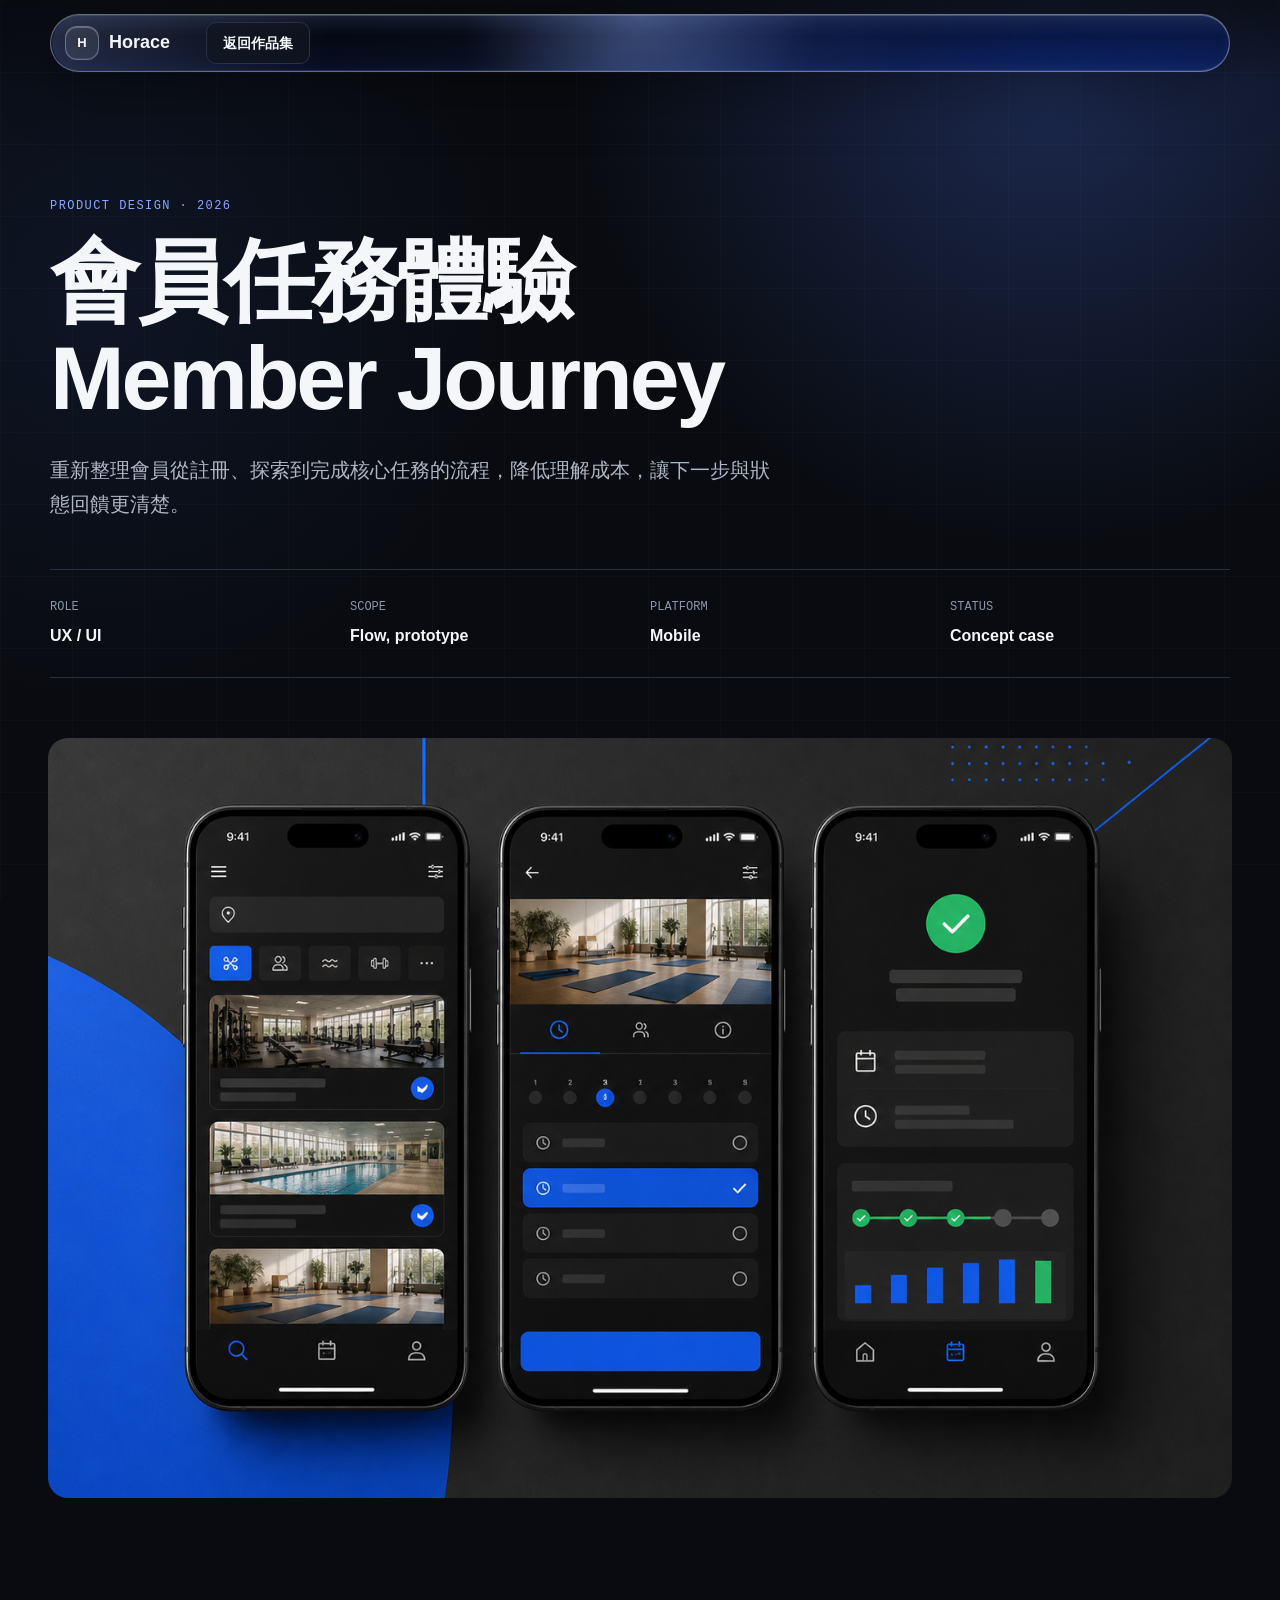
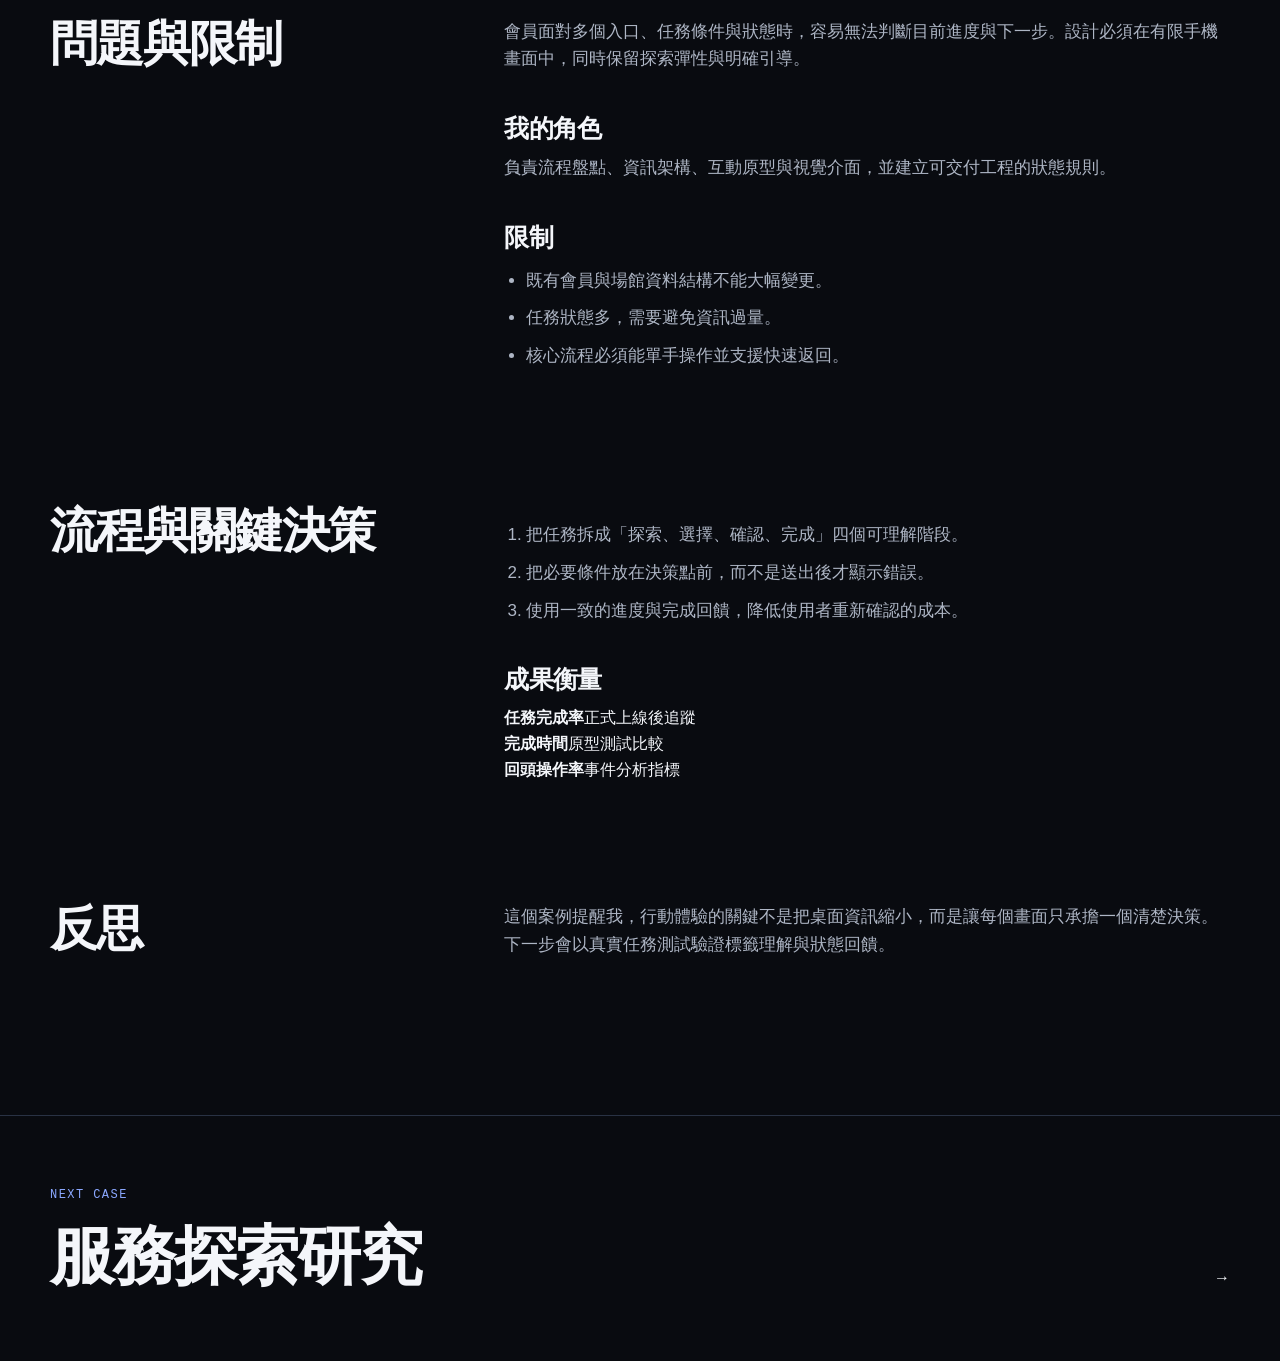
<file: cases/member-journey.html>
<!doctype html><html lang="zh-Hant"><head><meta charset="utf-8"><meta name="viewport" content="width=device-width,initial-scale=1"><meta name="description" content="會員任務體驗 UI/UX case study"><title>會員任務體驗 — Horace</title><link rel="stylesheet" href="../styles.css"></head><body>
<a class="skip-link" href="#main">跳到主要內容</a><header class="site-header"><div class="container nav-inner"><a class="brand" href="../index.html"><span class="brand-mark">H</span><span>Horace</span></a><a class="button button-small nav-cta" href="../index.html#projects">返回作品集</a></div></header>
<main id="main"><section class="case-hero"><div class="container"><p class="eyebrow">Product Design · 2026</p><h1>會員任務體驗<br>Member Journey</h1><p class="case-summary">重新整理會員從註冊、探索到完成核心任務的流程，降低理解成本，讓下一步與狀態回饋更清楚。</p><dl class="case-facts"><div><dt>Role</dt><dd>UX / UI</dd></div><div><dt>Scope</dt><dd>Flow, prototype</dd></div><div><dt>Platform</dt><dd>Mobile</dd></div><div><dt>Status</dt><dd>Concept case</dd></div></dl></div></section>
<figure class="case-cover"><img src="../assets/generated/project-mobile.png" alt="會員任務體驗行動介面"></figure>
<section class="case-section"><div class="container case-layout"><h2>問題與限制</h2><div class="case-body"><p>會員面對多個入口、任務條件與狀態時，容易無法判斷目前進度與下一步。設計必須在有限手機畫面中，同時保留探索彈性與明確引導。</p><h3>我的角色</h3><p>負責流程盤點、資訊架構、互動原型與視覺介面，並建立可交付工程的狀態規則。</p><h3>限制</h3><ul><li>既有會員與場館資料結構不能大幅變更。</li><li>任務狀態多，需要避免資訊過量。</li><li>核心流程必須能單手操作並支援快速返回。</li></ul></div></div></section>
<section class="case-section"><div class="container case-layout"><h2>流程與關鍵決策</h2><div class="case-body"><ol><li>把任務拆成「探索、選擇、確認、完成」四個可理解階段。</li><li>把必要條件放在決策點前，而不是送出後才顯示錯誤。</li><li>使用一致的進度與完成回饋，降低使用者重新確認的成本。</li></ol><h3>成果衡量</h3><div class="metric-grid"><div class="metric"><strong>任務完成率</strong><span>正式上線後追蹤</span></div><div class="metric"><strong>完成時間</strong><span>原型測試比較</span></div><div class="metric"><strong>回頭操作率</strong><span>事件分析指標</span></div></div></div></div></section>
<section class="case-section"><div class="container case-layout"><h2>反思</h2><div class="case-body"><p>這個案例提醒我，行動體驗的關鍵不是把桌面資訊縮小，而是讓每個畫面只承擔一個清楚決策。下一步會以真實任務測試驗證標籤理解與狀態回饋。</p></div></div></section></main>
<footer class="next-case"><a class="container" href="service-discovery.html"><div><p class="eyebrow">Next case</p><h2>服務探索研究</h2></div><span aria-hidden="true">→</span></a></footer></body></html>
</file>
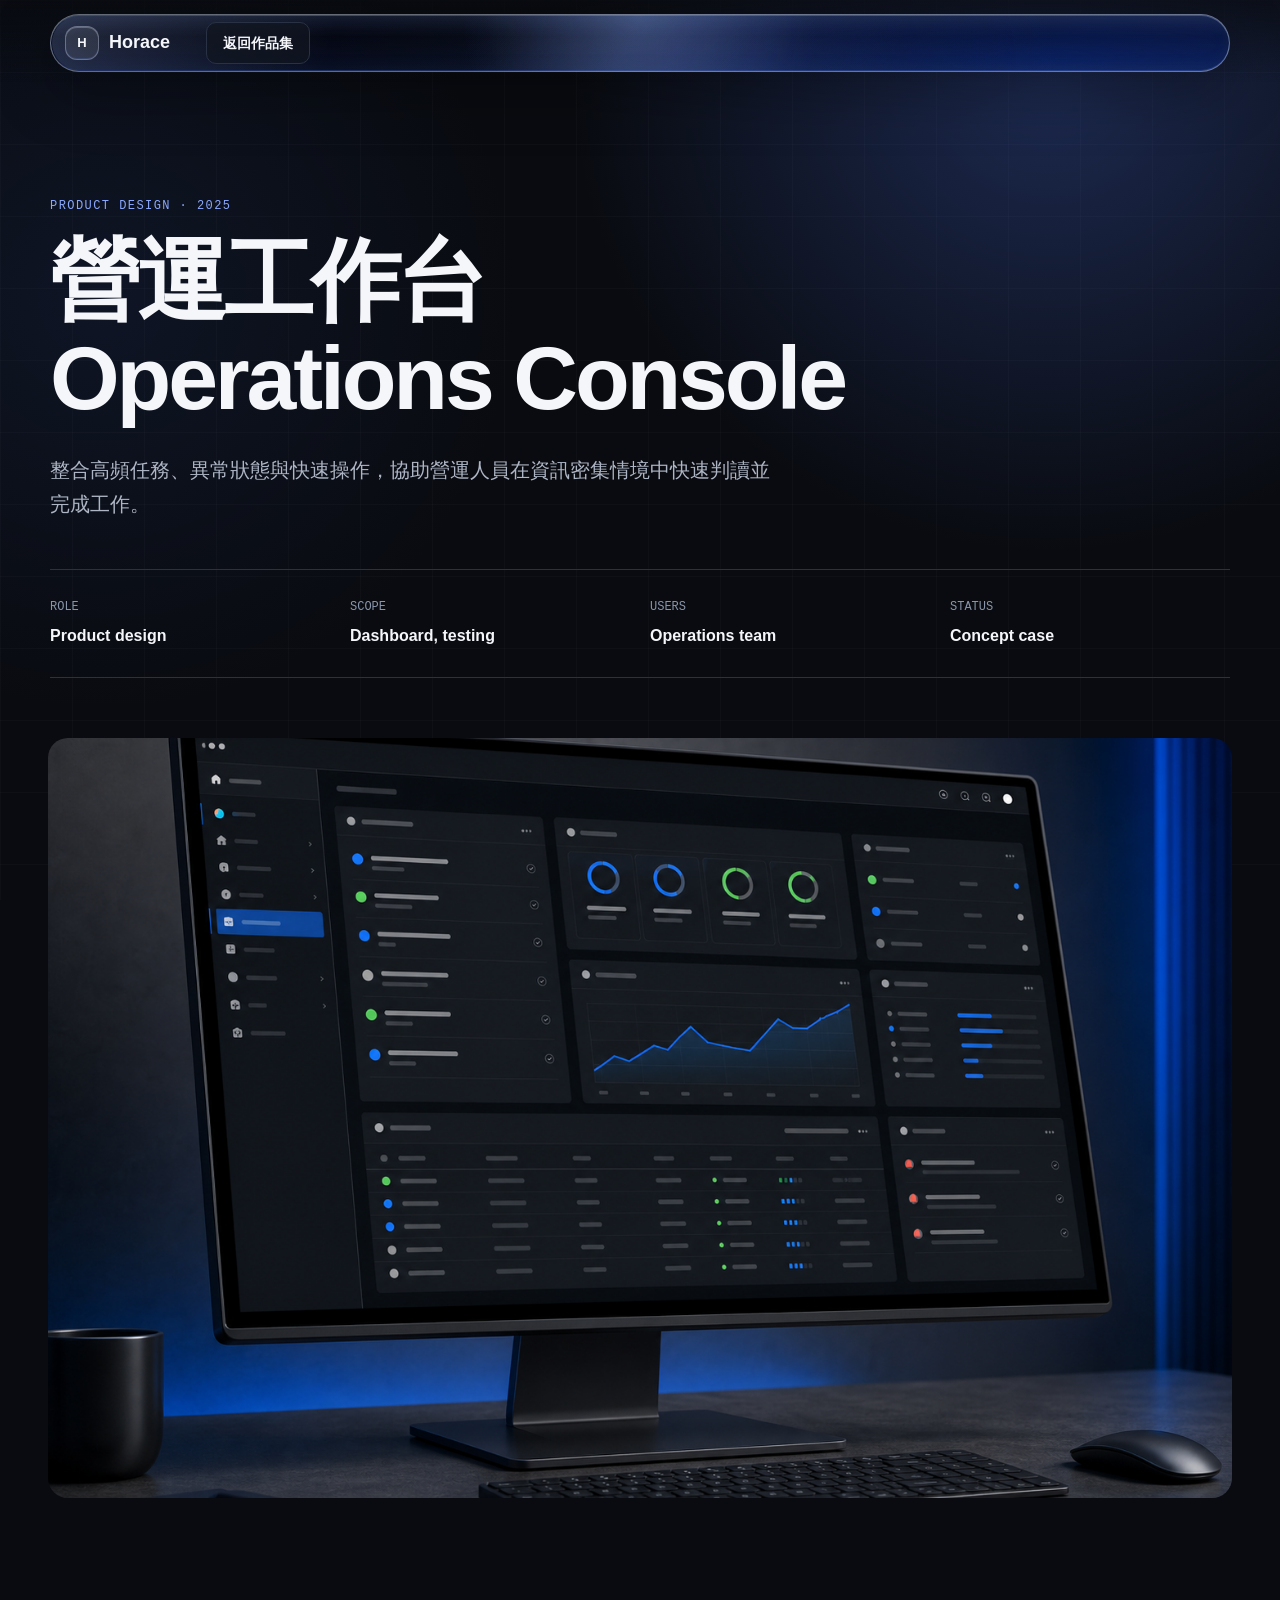
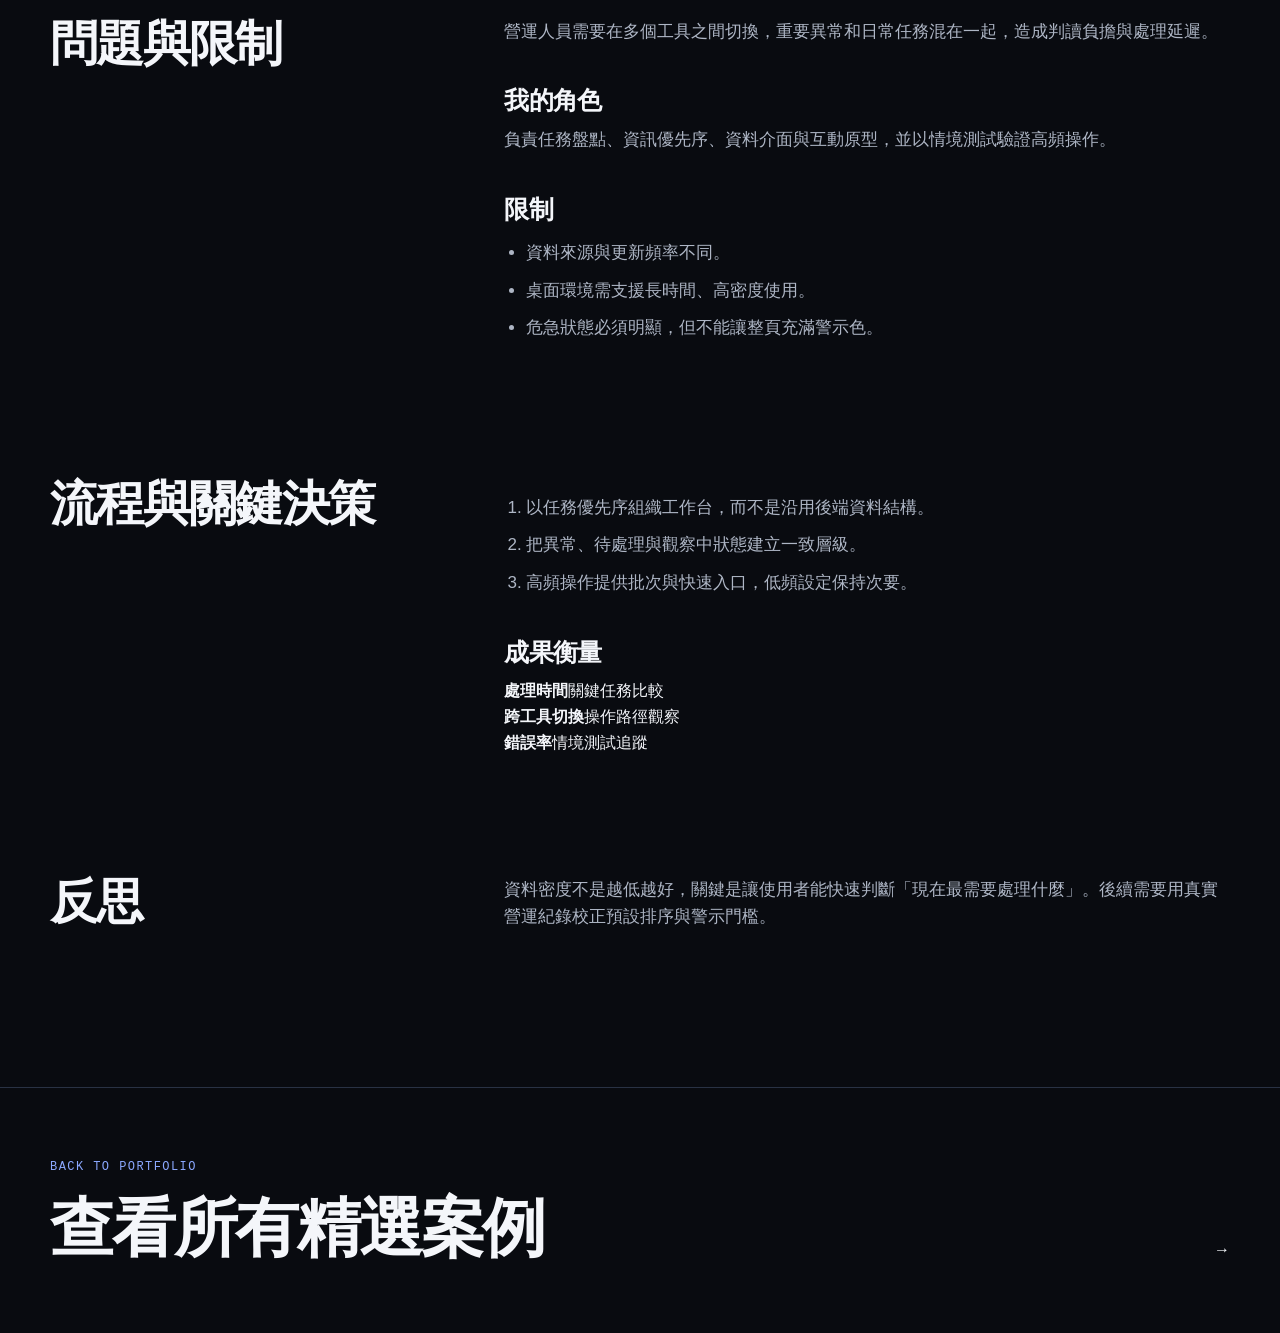
<file: cases/operations-console.html>
<!doctype html><html lang="zh-Hant"><head><meta charset="utf-8"><meta name="viewport" content="width=device-width,initial-scale=1"><meta name="description" content="營運工作台 Product Design case study"><title>營運工作台 — Horace</title><link rel="stylesheet" href="../styles.css"></head><body>
<a class="skip-link" href="#main">跳到主要內容</a><header class="site-header"><div class="container nav-inner"><a class="brand" href="../index.html"><span class="brand-mark">H</span><span>Horace</span></a><a class="button button-small nav-cta" href="../index.html#projects">返回作品集</a></div></header>
<main id="main"><section class="case-hero"><div class="container"><p class="eyebrow">Product Design · 2025</p><h1>營運工作台<br>Operations Console</h1><p class="case-summary">整合高頻任務、異常狀態與快速操作，協助營運人員在資訊密集情境中快速判讀並完成工作。</p><dl class="case-facts"><div><dt>Role</dt><dd>Product design</dd></div><div><dt>Scope</dt><dd>Dashboard, testing</dd></div><div><dt>Users</dt><dd>Operations team</dd></div><div><dt>Status</dt><dd>Concept case</dd></div></dl></div></section>
<figure class="case-cover"><img src="../assets/generated/project-dashboard.png" alt="營運工作台儀表板視覺"></figure>
<section class="case-section"><div class="container case-layout"><h2>問題與限制</h2><div class="case-body"><p>營運人員需要在多個工具之間切換，重要異常和日常任務混在一起，造成判讀負擔與處理延遲。</p><h3>我的角色</h3><p>負責任務盤點、資訊優先序、資料介面與互動原型，並以情境測試驗證高頻操作。</p><h3>限制</h3><ul><li>資料來源與更新頻率不同。</li><li>桌面環境需支援長時間、高密度使用。</li><li>危急狀態必須明顯，但不能讓整頁充滿警示色。</li></ul></div></div></section>
<section class="case-section"><div class="container case-layout"><h2>流程與關鍵決策</h2><div class="case-body"><ol><li>以任務優先序組織工作台，而不是沿用後端資料結構。</li><li>把異常、待處理與觀察中狀態建立一致層級。</li><li>高頻操作提供批次與快速入口，低頻設定保持次要。</li></ol><h3>成果衡量</h3><div class="metric-grid"><div class="metric"><strong>處理時間</strong><span>關鍵任務比較</span></div><div class="metric"><strong>跨工具切換</strong><span>操作路徑觀察</span></div><div class="metric"><strong>錯誤率</strong><span>情境測試追蹤</span></div></div></div></div></section>
<section class="case-section"><div class="container case-layout"><h2>反思</h2><div class="case-body"><p>資料密度不是越低越好，關鍵是讓使用者能快速判斷「現在最需要處理什麼」。後續需要用真實營運紀錄校正預設排序與警示門檻。</p></div></div></section></main>
<footer class="next-case"><a class="container" href="../index.html#projects"><div><p class="eyebrow">Back to portfolio</p><h2>查看所有精選案例</h2></div><span aria-hidden="true">→</span></a></footer></body></html>
</file>
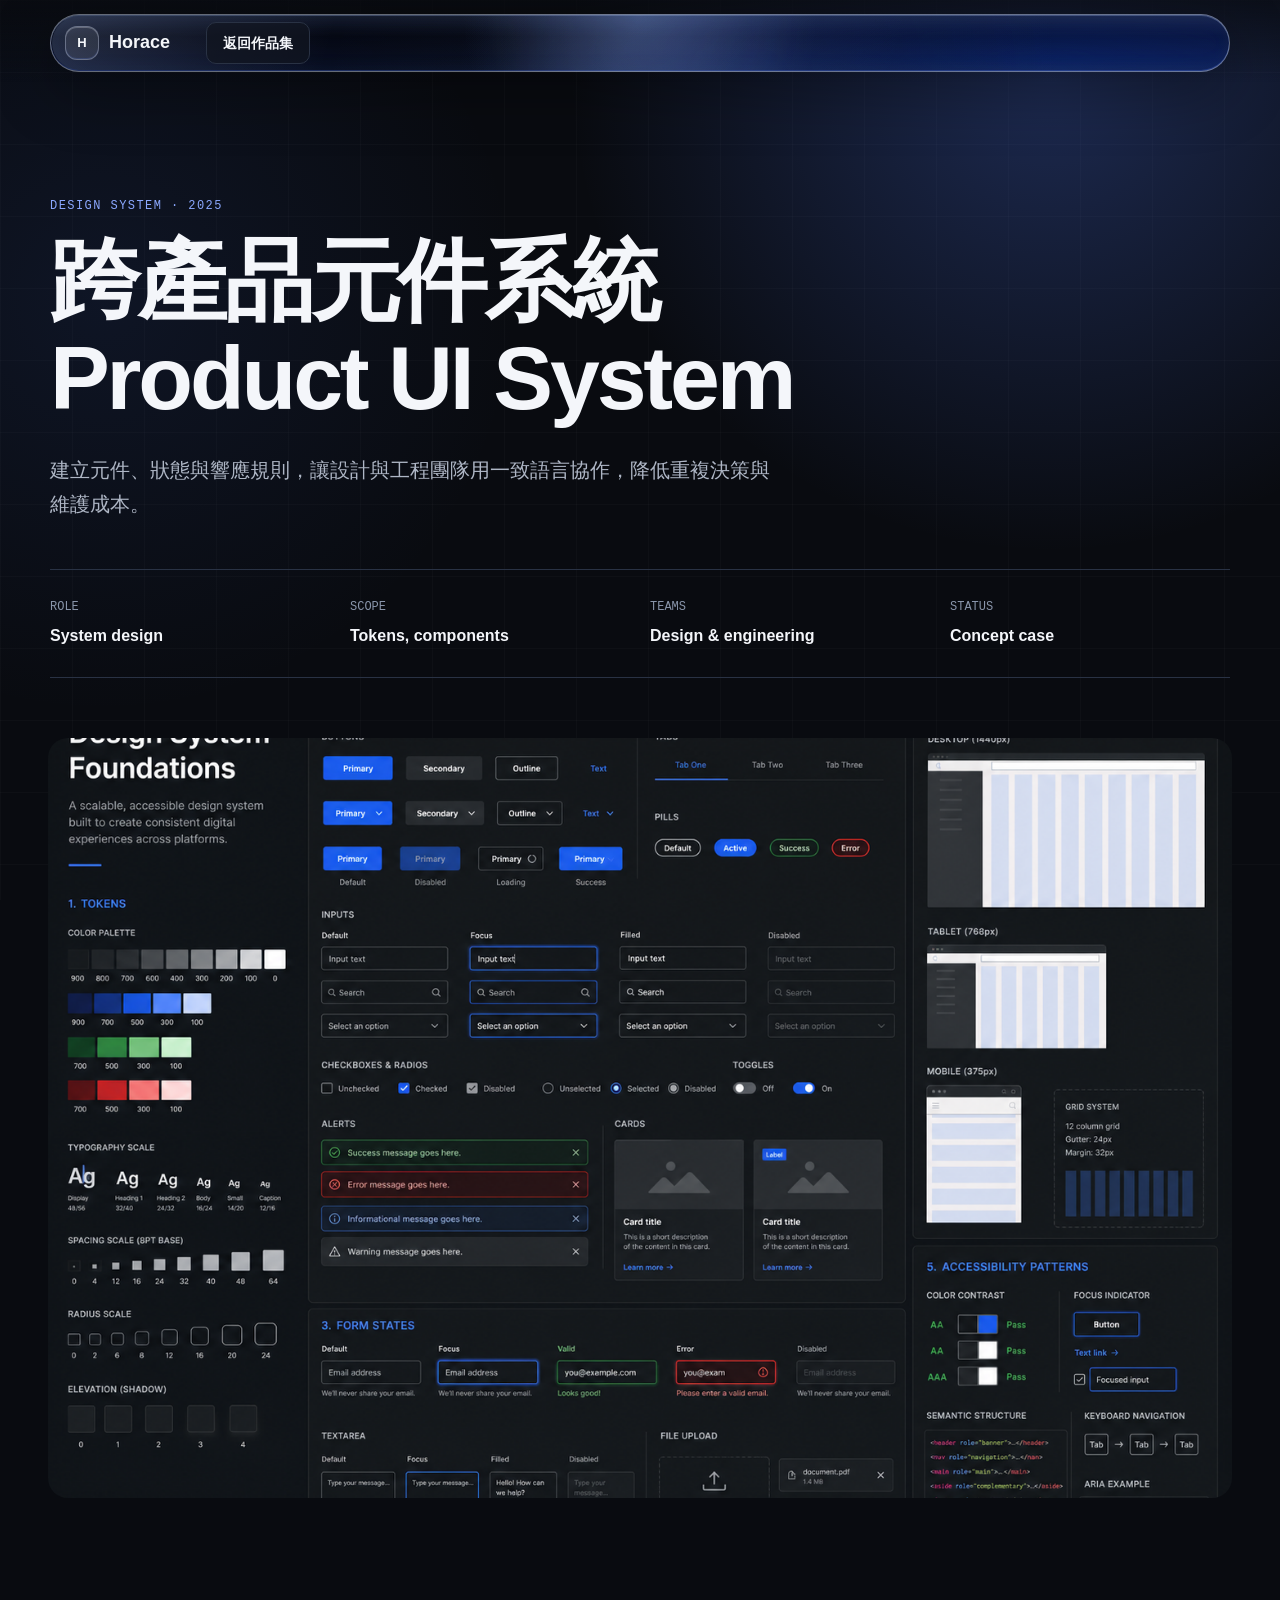
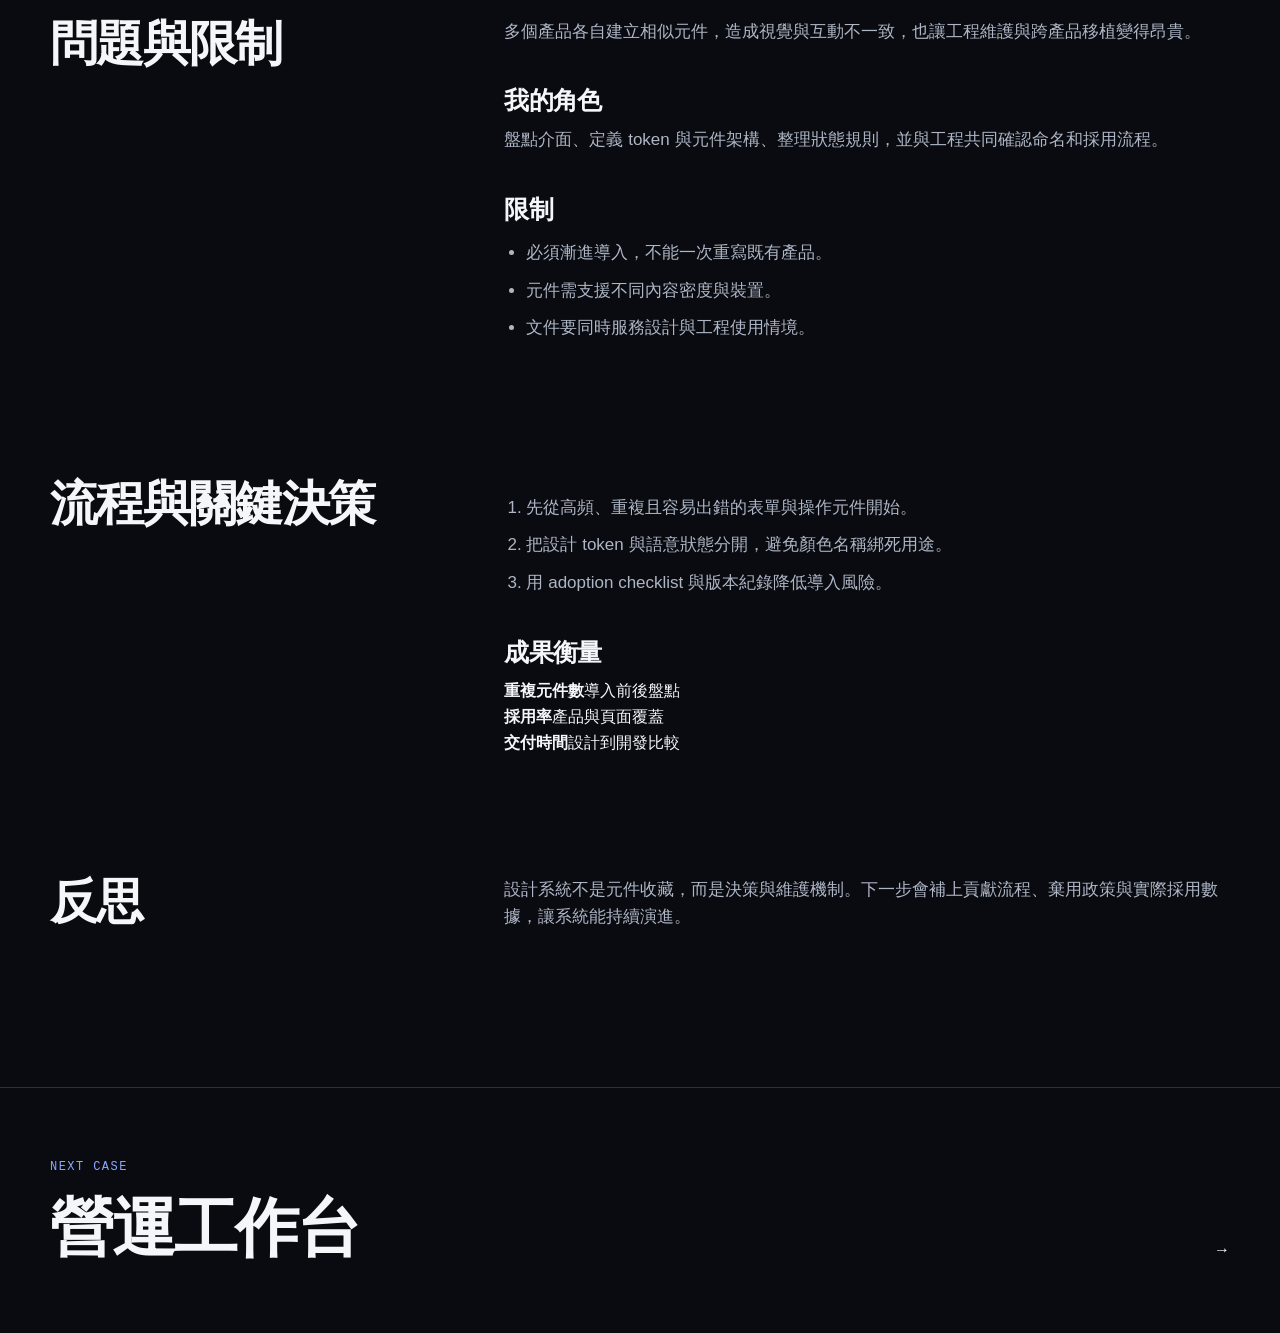
<file: cases/product-system.html>
<!doctype html><html lang="zh-Hant"><head><meta charset="utf-8"><meta name="viewport" content="width=device-width,initial-scale=1"><meta name="description" content="跨產品元件系統 case study"><title>跨產品元件系統 — Horace</title><link rel="stylesheet" href="../styles.css"></head><body>
<a class="skip-link" href="#main">跳到主要內容</a><header class="site-header"><div class="container nav-inner"><a class="brand" href="../index.html"><span class="brand-mark">H</span><span>Horace</span></a><a class="button button-small nav-cta" href="../index.html#projects">返回作品集</a></div></header>
<main id="main"><section class="case-hero"><div class="container"><p class="eyebrow">Design System · 2025</p><h1>跨產品元件系統<br>Product UI System</h1><p class="case-summary">建立元件、狀態與響應規則，讓設計與工程團隊用一致語言協作，降低重複決策與維護成本。</p><dl class="case-facts"><div><dt>Role</dt><dd>System design</dd></div><div><dt>Scope</dt><dd>Tokens, components</dd></div><div><dt>Teams</dt><dd>Design & engineering</dd></div><div><dt>Status</dt><dd>Concept case</dd></div></dl></div></section>
<figure class="case-cover"><img src="../assets/generated/project-system.png" alt="跨產品元件系統視覺"></figure>
<section class="case-section"><div class="container case-layout"><h2>問題與限制</h2><div class="case-body"><p>多個產品各自建立相似元件，造成視覺與互動不一致，也讓工程維護與跨產品移植變得昂貴。</p><h3>我的角色</h3><p>盤點介面、定義 token 與元件架構、整理狀態規則，並與工程共同確認命名和採用流程。</p><h3>限制</h3><ul><li>必須漸進導入，不能一次重寫既有產品。</li><li>元件需支援不同內容密度與裝置。</li><li>文件要同時服務設計與工程使用情境。</li></ul></div></div></section>
<section class="case-section"><div class="container case-layout"><h2>流程與關鍵決策</h2><div class="case-body"><ol><li>先從高頻、重複且容易出錯的表單與操作元件開始。</li><li>把設計 token 與語意狀態分開，避免顏色名稱綁死用途。</li><li>用 adoption checklist 與版本紀錄降低導入風險。</li></ol><h3>成果衡量</h3><div class="metric-grid"><div class="metric"><strong>重複元件數</strong><span>導入前後盤點</span></div><div class="metric"><strong>採用率</strong><span>產品與頁面覆蓋</span></div><div class="metric"><strong>交付時間</strong><span>設計到開發比較</span></div></div></div></div></section>
<section class="case-section"><div class="container case-layout"><h2>反思</h2><div class="case-body"><p>設計系統不是元件收藏，而是決策與維護機制。下一步會補上貢獻流程、棄用政策與實際採用數據，讓系統能持續演進。</p></div></div></section></main>
<footer class="next-case"><a class="container" href="operations-console.html"><div><p class="eyebrow">Next case</p><h2>營運工作台</h2></div><span aria-hidden="true">→</span></a></footer></body></html>
</file>
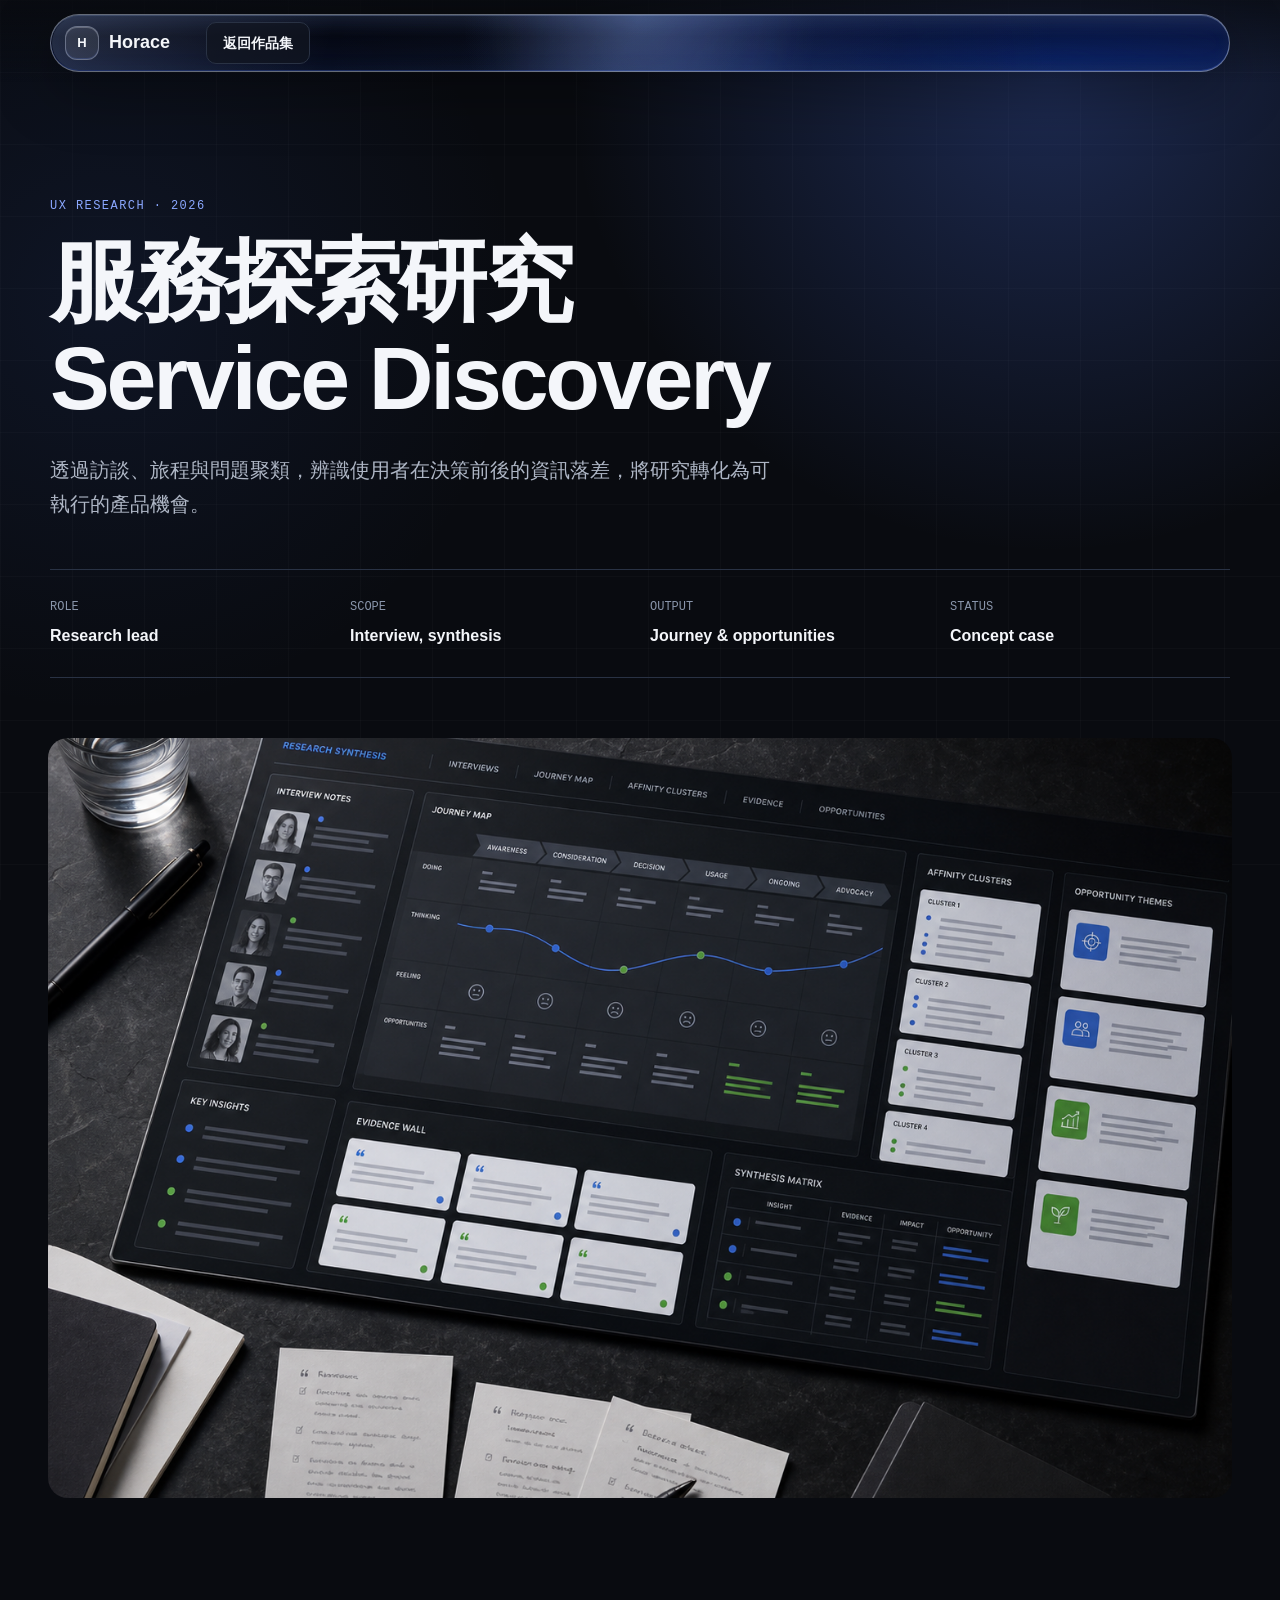
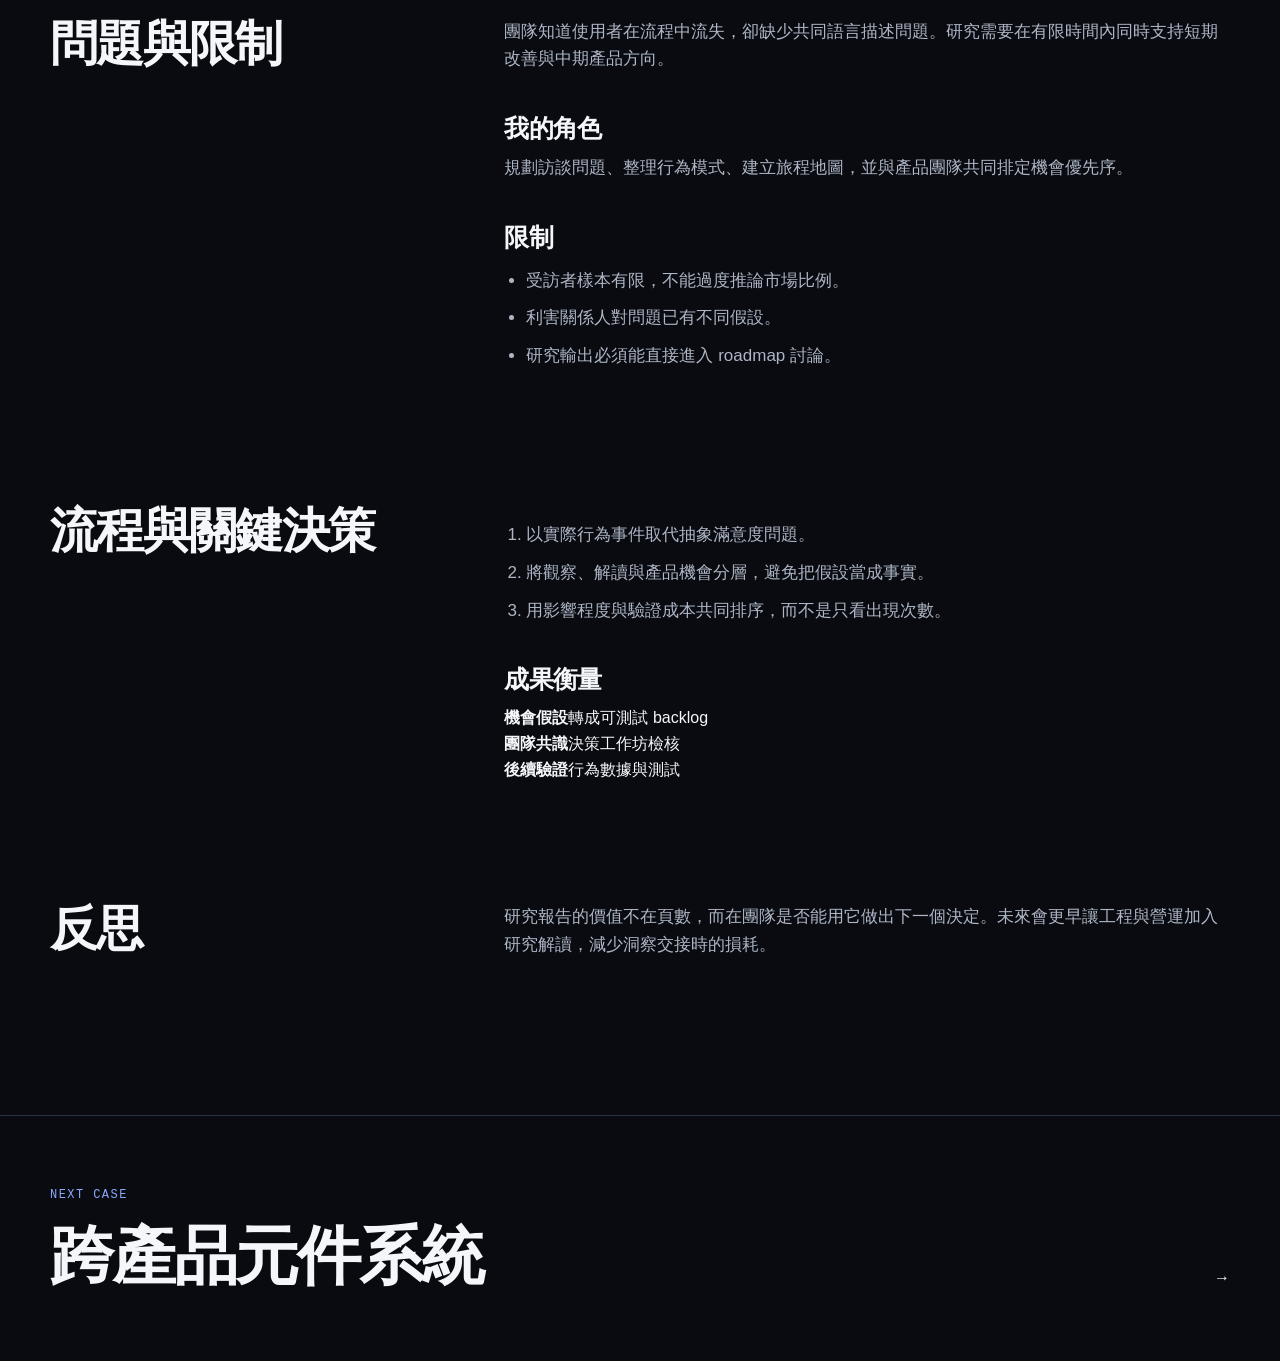
<file: cases/service-discovery.html>
<!doctype html><html lang="zh-Hant"><head><meta charset="utf-8"><meta name="viewport" content="width=device-width,initial-scale=1"><meta name="description" content="服務探索研究 UX case study"><title>服務探索研究 — Horace</title><link rel="stylesheet" href="../styles.css"></head><body>
<a class="skip-link" href="#main">跳到主要內容</a><header class="site-header"><div class="container nav-inner"><a class="brand" href="../index.html"><span class="brand-mark">H</span><span>Horace</span></a><a class="button button-small nav-cta" href="../index.html#projects">返回作品集</a></div></header>
<main id="main"><section class="case-hero"><div class="container"><p class="eyebrow">UX Research · 2026</p><h1>服務探索研究<br>Service Discovery</h1><p class="case-summary">透過訪談、旅程與問題聚類，辨識使用者在決策前後的資訊落差，將研究轉化為可執行的產品機會。</p><dl class="case-facts"><div><dt>Role</dt><dd>Research lead</dd></div><div><dt>Scope</dt><dd>Interview, synthesis</dd></div><div><dt>Output</dt><dd>Journey & opportunities</dd></div><div><dt>Status</dt><dd>Concept case</dd></div></dl></div></section>
<figure class="case-cover"><img src="../assets/generated/project-research.png" alt="服務探索研究視覺"></figure>
<section class="case-section"><div class="container case-layout"><h2>問題與限制</h2><div class="case-body"><p>團隊知道使用者在流程中流失，卻缺少共同語言描述問題。研究需要在有限時間內同時支持短期改善與中期產品方向。</p><h3>我的角色</h3><p>規劃訪談問題、整理行為模式、建立旅程地圖，並與產品團隊共同排定機會優先序。</p><h3>限制</h3><ul><li>受訪者樣本有限，不能過度推論市場比例。</li><li>利害關係人對問題已有不同假設。</li><li>研究輸出必須能直接進入 roadmap 討論。</li></ul></div></div></section>
<section class="case-section"><div class="container case-layout"><h2>流程與關鍵決策</h2><div class="case-body"><ol><li>以實際行為事件取代抽象滿意度問題。</li><li>將觀察、解讀與產品機會分層，避免把假設當成事實。</li><li>用影響程度與驗證成本共同排序，而不是只看出現次數。</li></ol><h3>成果衡量</h3><div class="metric-grid"><div class="metric"><strong>機會假設</strong><span>轉成可測試 backlog</span></div><div class="metric"><strong>團隊共識</strong><span>決策工作坊檢核</span></div><div class="metric"><strong>後續驗證</strong><span>行為數據與測試</span></div></div></div></div></section>
<section class="case-section"><div class="container case-layout"><h2>反思</h2><div class="case-body"><p>研究報告的價值不在頁數，而在團隊是否能用它做出下一個決定。未來會更早讓工程與營運加入研究解讀，減少洞察交接時的損耗。</p></div></div></section></main>
<footer class="next-case"><a class="container" href="product-system.html"><div><p class="eyebrow">Next case</p><h2>跨產品元件系統</h2></div><span aria-hidden="true">→</span></a></footer></body></html>
</file>
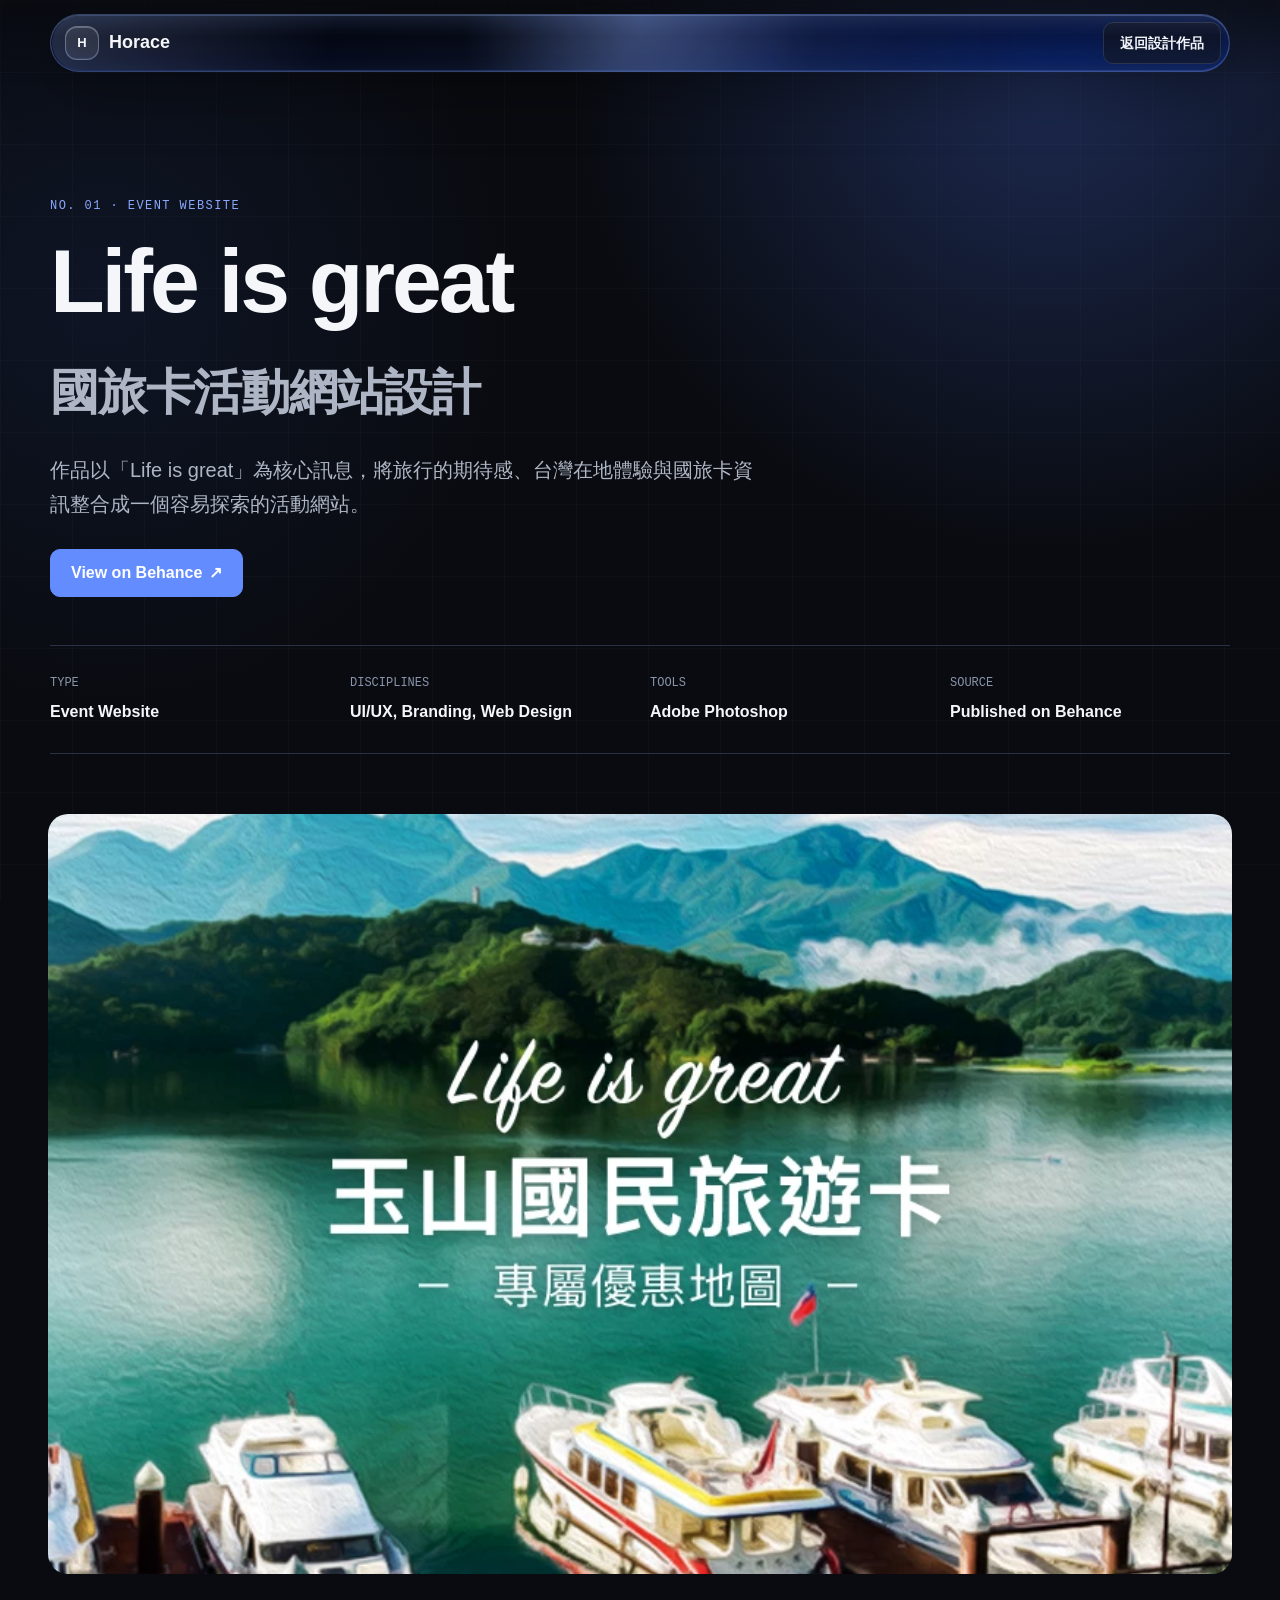
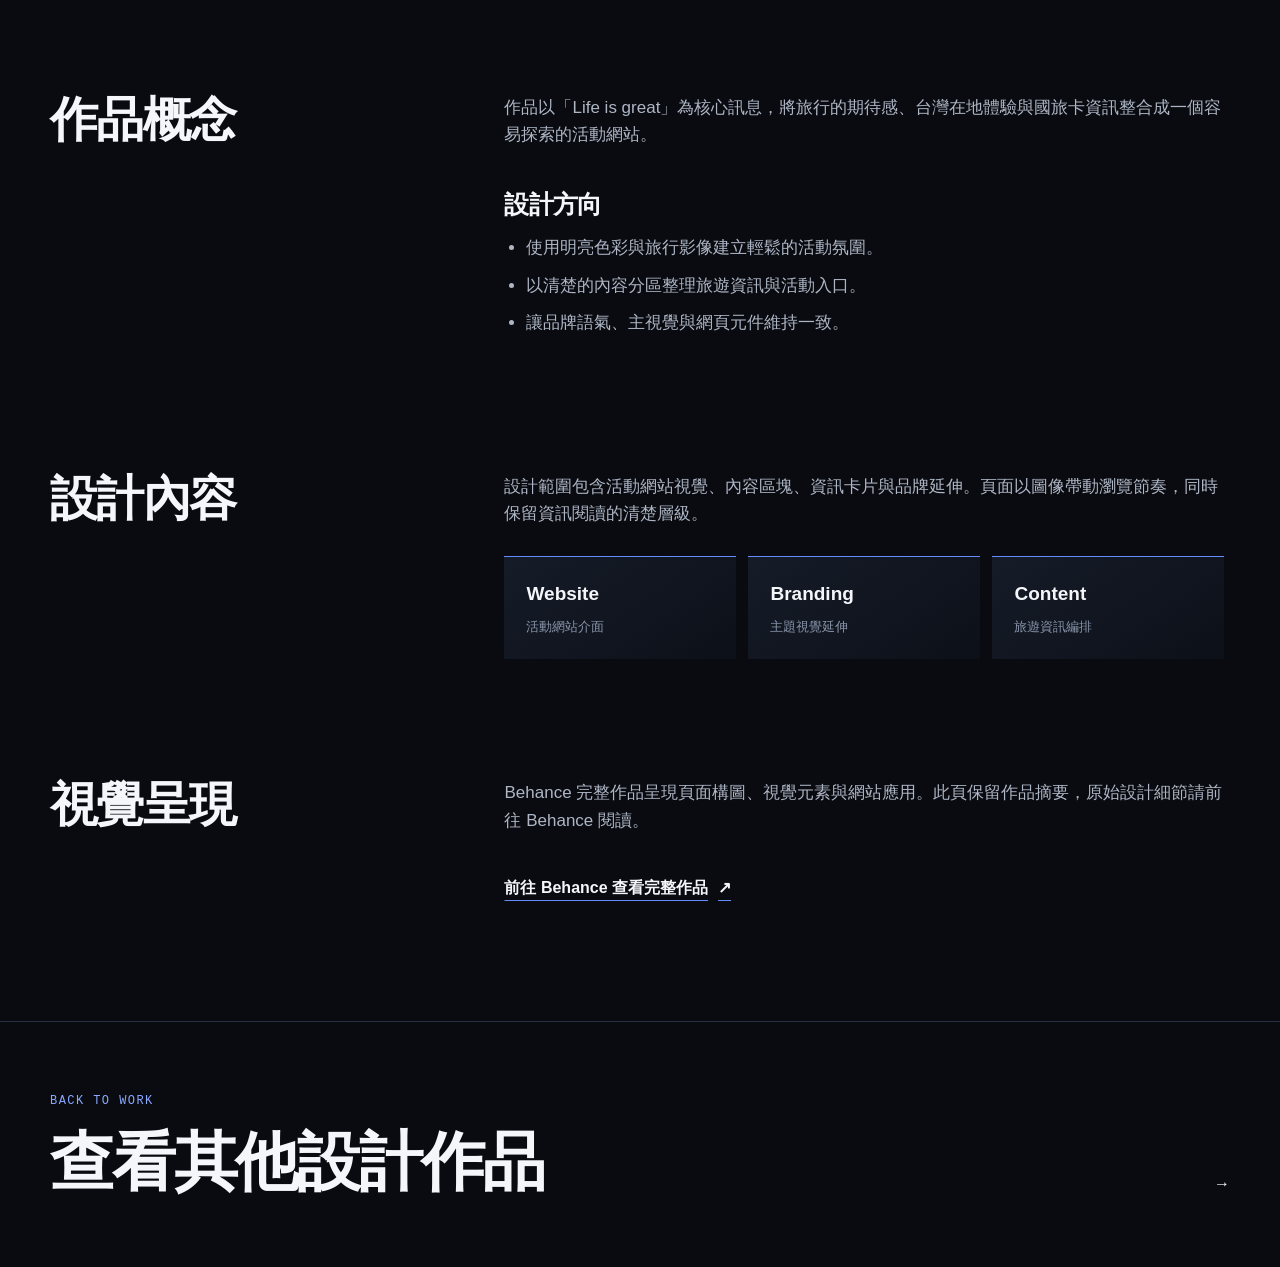
<file: projects/project-detail.html>
<!doctype html>
<html lang="zh-Hant">
<head>
  <meta charset="utf-8">
  <meta name="viewport" content="width=device-width, initial-scale=1">
  <meta name="description" content="Horace 設計作品詳情">
  <title>設計作品 — Horace</title>
  <link rel="stylesheet" href="../styles.css?v=liquid-glass-system">
</head>
<body>
  <a class="skip-link" href="#main">跳到主要內容</a>
  <header class="site-header">
    <div class="container nav-inner liquid-nav">
      <a class="brand" href="../index.html"><span class="brand-mark">H</span><span>Horace</span></a>
      <a class="button button-small case-back" href="../index.html#work">返回設計作品</a>
    </div>
  </header>

  <main id="main" aria-busy="true">
    <section class="case-hero">
      <div class="container">
        <p class="eyebrow" id="projectMeta">Design project</p>
        <h1 id="projectTitle">作品載入中</h1>
        <p class="case-summary" id="projectSummary"></p>
        <div class="case-actions">
          <a class="button button-primary" id="projectBehance" href="#" target="_blank" rel="noopener">View on Behance <span aria-hidden="true">↗</span></a>
        </div>
        <dl class="case-facts">
          <div><dt>Type</dt><dd id="projectType"></dd></div>
          <div><dt>Disciplines</dt><dd id="projectDisciplines"></dd></div>
          <div><dt>Tools</dt><dd id="projectTools"></dd></div>
          <div><dt>Source</dt><dd>Published on Behance</dd></div>
        </dl>
      </div>
    </section>

    <figure class="case-cover"><img id="projectImage" src="../assets/behance/life-is-great.webp" alt=""></figure>

    <section class="case-section">
      <div class="container case-layout">
        <h2>作品概念</h2>
        <div class="case-body">
          <p id="projectConcept"></p>
          <h3>設計方向</h3>
          <ul id="projectDirections"></ul>
        </div>
      </div>
    </section>

    <section class="case-section">
      <div class="container case-layout">
        <h2>設計內容</h2>
        <div class="case-body">
          <p id="projectContent"></p>
          <div class="project-detail-grid" id="projectDetails"></div>
        </div>
      </div>
    </section>

    <section class="case-section">
      <div class="container case-layout">
        <h2>視覺呈現</h2>
        <div class="case-body">
          <p id="projectPresentation"></p>
          <a class="text-link case-behance-link" id="projectBehanceBottom" href="#" target="_blank" rel="noopener">前往 Behance 查看完整作品 <span aria-hidden="true">↗</span></a>
        </div>
      </div>
    </section>
  </main>

  <footer class="next-case">
    <a class="container" href="../index.html#work">
      <div><p class="eyebrow">Back to work</p><h2>查看其他設計作品</h2></div>
      <span aria-hidden="true">→</span>
    </a>
  </footer>

  <script src="portfolio-config.js"></script>
  <script src="content-loader.js"></script>
  <script src="project-page.js"></script>
</body>
</html>
</file>
<file: styles.css>
:root {
  --bg: #090b10;
  --surface: #111620;
  --surface-2: #171d29;
  --fg: #f4f6fa;
  --muted: #aeb6c5;
  --meta: #8995aa;
  --border: #293244;
  --accent: #638cff;
  --accent-2: #8ba8ff;
  --success: #45d27c;
  --container: 1180px;
  --gutter: clamp(20px, 4vw, 48px);
  --section: clamp(80px, 10vw, 120px);
  --radius: 20px;
  --focus: 0 0 0 3px rgba(99, 140, 255, .5);
  --glass-blur: 8px;
  --glass-saturate: 190%;
  --glass-contrast: 112%;
  --glass-border: rgba(232, 240, 255, .42);
  --glass-rim: rgba(255, 255, 255, .38);
  --glass-fill-a: rgba(35, 45, 67, .54);
  --glass-fill-b: rgba(13, 18, 30, .28);
  --glass-tint: rgba(78, 115, 220, .2);
}

*, *::before, *::after { box-sizing: border-box; }
html { scroll-behavior: smooth; -webkit-text-size-adjust: 100%; }
body {
  margin: 0;
  background:
    radial-gradient(circle at 82% 8%, rgba(74, 113, 230, .3), transparent 30rem),
    radial-gradient(circle at 8% 33%, rgba(54, 92, 190, .12), transparent 26rem),
    linear-gradient(rgba(255,255,255,.018) 1px, transparent 1px),
    linear-gradient(90deg, rgba(255,255,255,.018) 1px, transparent 1px),
    var(--bg);
  background-size: auto, auto, 72px 72px, 72px 72px, auto;
  background-attachment: fixed;
  color: var(--fg);
  font-family: Inter, "Noto Sans TC", -apple-system, BlinkMacSystemFont, "Segoe UI", sans-serif;
  font-size: 16px;
  line-height: 1.625;
  -webkit-font-smoothing: antialiased;
}
body.menu-open { overflow: hidden; }
a { color: inherit; text-decoration: none; }
img { display: block; max-width: 100%; }
button { font: inherit; }
h1, h2, h3, p { margin-top: 0; }
h1, h2, h3 { line-height: 1.08; letter-spacing: -.035em; text-wrap: balance; }
p { text-wrap: pretty; }
:focus-visible { outline: none; box-shadow: var(--focus); border-radius: 6px; }
.skip-link { position: fixed; left: 16px; top: 16px; z-index: 100; padding: 10px 14px; background: var(--fg); color: var(--bg); transform: translateY(-150%); }
.skip-link:focus { transform: translateY(0); }
.container { width: min(calc(100% - (var(--gutter) * 2)), var(--container)); margin-inline: auto; }
.section { position: relative; overflow: clip; padding-block: var(--section); border-top: 1px solid rgba(255,255,255,.08); }
.section::before {
  content: "";
  position: absolute;
  width: min(42vw, 520px);
  aspect-ratio: 1;
  right: max(-18vw, -240px);
  top: 10%;
  border-radius: 50%;
  background: radial-gradient(circle, rgba(99,140,255,.18), rgba(99,140,255,.06) 35%, transparent 68%);
  filter: blur(10px);
  opacity: .72;
  pointer-events: none;
  transform: translate3d(0, var(--section-shift, 0px), 0);
  transition: transform .8s cubic-bezier(.2,.8,.2,1), opacity .8s ease;
}
.section.in-view::before { opacity: 1; --section-shift: -18px; }
.section:nth-of-type(2n)::before { left: max(-16vw, -220px); right: auto; top: 18%; }
.eyebrow { margin-bottom: 18px; color: var(--accent-2); font: 500 12px/1.5 ui-monospace, SFMono-Regular, Menlo, monospace; letter-spacing: .12em; text-transform: uppercase; }
.lead { font-size: clamp(20px, 2.1vw, 28px); line-height: 1.45; color: var(--fg); }

.site-header { position: sticky; top: 0; z-index: 50; padding: 14px 0 10px; background: linear-gradient(180deg, rgba(9,11,16,.72), rgba(9,11,16,0)); border-bottom: 0; pointer-events: none; }
.nav-inner {
  --nav-glass-x: 50%;
  position: relative;
  isolation: isolate;
  min-height: 56px;
  display: flex;
  align-items: center;
  gap: clamp(12px, 2.4vw, 26px);
  padding: 7px 8px 7px 10px;
  border: 1px solid var(--glass-border);
  border-radius: 999px;
  background:
    radial-gradient(circle at var(--nav-glass-x) 0%, rgba(132,166,255,.2), transparent 30%),
    radial-gradient(circle at calc(var(--nav-glass-x) + 10%) 115%, rgba(35,63,138,.28), transparent 42%),
    linear-gradient(135deg, rgba(10,16,31,.62), rgba(7,12,23,.58) 46%, rgba(35,63,138,.28));
  box-shadow: inset 0 1px rgba(170,196,255,.34), inset 0 -1px rgba(74,113,230,.34), inset 10px 0 28px rgba(124,156,255,.035), 0 18px 60px rgba(0,0,0,.34);
  -webkit-backdrop-filter: blur(var(--glass-blur)) saturate(var(--glass-saturate)) contrast(var(--glass-contrast));
  backdrop-filter: blur(var(--glass-blur)) saturate(var(--glass-saturate)) contrast(var(--glass-contrast));
  pointer-events: auto;
}
.nav-inner::before {
  content: "";
  position: absolute;
  inset: 1px;
  border-radius: inherit;
  background:
    linear-gradient(105deg, rgba(178,203,255,.2), transparent 24%, rgba(128,160,255,.07) 54%, transparent 72%),
    linear-gradient(180deg, rgba(151,181,255,.12), transparent 38%, rgba(56,92,190,.1));
  opacity: .82;
  pointer-events: none;
}
.nav-inner::after,
.liquid-card::after,
.liquid-filter::after,
.glass-surface::after {
  content: "";
  position: absolute;
  inset: 0;
  border-radius: inherit;
  background:
    radial-gradient(circle at var(--glass-x, var(--nav-glass-x, 50%)) var(--glass-y, 0%), rgba(146,176,255,.18), transparent 26%),
    linear-gradient(115deg, transparent 0 40%, rgba(150,178,255,.08) 49%, transparent 58% 100%);
  mix-blend-mode: screen;
  opacity: .62;
  pointer-events: none;
}
.nav-inner::after { z-index: 1; }
.brand { position: relative; z-index: 2; display: inline-flex; align-items: center; gap: 10px; padding: 0 10px 0 4px; font-weight: 700; font-size: 18px; white-space: nowrap; }
.brand-mark { display: grid; place-items: center; width: 34px; height: 34px; border: 1px solid rgba(220,231,255,.32); border-radius: 12px; background: rgba(255,255,255,.08); font-size: 13px; box-shadow: inset 0 1px rgba(255,255,255,.24), inset 0 -1px rgba(99,140,255,.18); }
.site-nav { position: relative; z-index: 2; display: flex; gap: 3px; margin-left: auto; color: #c5ccda; font-size: 14px; }
.site-nav a {
  position: relative;
  min-height: 40px;
  display: inline-flex;
  align-items: center;
  padding: 0 13px;
  border: 1px solid transparent;
  border-radius: 999px;
  transition: color .22s ease, background .22s ease, border-color .22s ease, transform .22s ease;
}
.site-nav a:hover, .site-nav a:focus-visible { color: var(--fg); background: rgba(255,255,255,.08); transform: translateY(-1px); }
.site-nav a.is-active {
  color: white;
  border-color: rgba(255,255,255,.34);
  background:
    radial-gradient(circle at 30% 0%, rgba(255,255,255,.42), transparent 32%),
    linear-gradient(135deg, rgba(115,153,255,.78), rgba(40,60,108,.64));
  box-shadow: inset 0 1px rgba(255,255,255,.36), inset 0 -1px rgba(58,96,190,.28), 0 8px 24px rgba(36,67,148,.24);
}
.menu-button { display: none; }
.menu-button-line {
  display: block;
  width: 18px;
  height: 2px;
  border-radius: 999px;
  background: currentColor;
  box-shadow: 0 0 10px rgba(255,255,255,.18);
  transition: transform .28s cubic-bezier(.2,.8,.2,1), opacity .18s ease;
}
.menu-button.is-open .menu-button-line:nth-child(1) { transform: translateY(6px) rotate(45deg); }
.menu-button.is-open .menu-button-line:nth-child(2) { opacity: 0; transform: scaleX(.2); }
.menu-button.is-open .menu-button-line:nth-child(3) { transform: translateY(-6px) rotate(-45deg); }
.nav-cta { position: relative; z-index: 2; margin-left: 0; border-radius: 999px; }
.button { min-height: 48px; display: inline-flex; align-items: center; justify-content: center; padding: 0 20px; border: 1px solid var(--border); border-radius: 10px; color: var(--fg); background: rgba(17,22,32,.72); font-weight: 650; transition: transform .2s ease, border-color .2s ease, background .2s ease, box-shadow .2s ease; }
.button:hover { transform: translateY(-2px); border-color: #52617a; box-shadow: 0 12px 34px rgba(0,0,0,.22); }
.button-primary { border-color: var(--accent); background: var(--accent); color: white; }
.button-primary:hover { background: #7398ff; }
.button-small { min-height: 42px; padding-inline: 16px; font-size: 14px; }

.hero { position: relative; min-height: calc(100svh - 77px); padding: clamp(70px, 8vw, 110px) 0 88px; display: flex; align-items: center; overflow: clip; }
.hero::before {
  content: "";
  position: absolute;
  width: min(60vw, 880px);
  aspect-ratio: 1;
  right: -13%;
  top: -22%;
  border: 1px solid rgba(99, 140, 255, .35);
  border-radius: 50%;
  box-shadow: 0 0 0 72px rgba(99,140,255,.035), 0 0 130px rgba(64,104,220,.28);
  pointer-events: none;
}
.hero::after {
  content: "";
  position: absolute;
  left: 4%;
  bottom: 6%;
  width: 160px;
  height: 80px;
  opacity: .55;
  background-image: radial-gradient(circle, rgba(139,168,255,.8) 1.3px, transparent 1.5px);
  background-size: 14px 14px;
  mask-image: linear-gradient(90deg, #000, transparent);
  pointer-events: none;
}
.hero-grid { position: relative; z-index: 1; display: grid; grid-template-columns: minmax(0, 1.06fr) minmax(400px, .94fr); gap: clamp(34px, 5vw, 72px); align-items: center; }
.hero h1 { margin-bottom: 32px; font-size: clamp(64px, 8vw, 112px); line-height: .84; letter-spacing: -.065em; }
.hero h1 span { color: transparent; -webkit-text-stroke: 1px rgba(244,246,250,.62); }
.hero-lead { max-width: 660px; margin-bottom: 12px; font-size: clamp(22px, 2.4vw, 31px); line-height: 1.45; }
.hero-support { max-width: 650px; margin-bottom: 30px; color: var(--muted); font-size: 17px; line-height: 1.75; }
.hero-actions { display: flex; flex-wrap: wrap; gap: 12px; margin-bottom: 42px; }
.hero-facts { display: grid; grid-template-columns: repeat(3, 1fr); gap: 18px; max-width: 680px; margin: 0; padding: 24px 0 0; border-top: 1px solid var(--border); list-style: none; }
.hero-facts strong, .hero-facts span { display: block; }
.hero-facts strong { font-size: 15px; }
.hero-facts span { margin-top: 3px; color: var(--meta); font-size: 13px; }
.portrait { position: relative; isolation: isolate; margin: 0; overflow: visible; }
.portrait::before { content: ""; position: absolute; inset: -10% -18% 15% 15%; background: radial-gradient(circle, rgba(71,111,226,.42), transparent 67%); filter: blur(16px); }
.portrait-image { position: relative; z-index: 1; width: 100%; aspect-ratio: 4/5; overflow: hidden; border-radius: 32px 32px 118px 32px; border: 1px solid rgba(139,168,255,.35); box-shadow: 0 35px 100px rgba(0,0,0,.45); }
.portrait-image img { width: 100%; height: 100%; object-fit: cover; object-position: center 40%; filter: saturate(.92) contrast(1.06); transform: scale(1.32); transform-origin: center 44%; }
.portrait figcaption { --glass-x: 74%; --glass-y: 12%; position: absolute; z-index: 5; isolation: isolate; overflow: hidden; left: -38px; right: 24px; bottom: 22px; display: flex; align-items: center; justify-content: space-between; gap: 16px; padding: 20px 22px; border: 1px solid var(--glass-border); border-radius: 15px; background: radial-gradient(circle at var(--glass-x) var(--glass-y), rgba(255,255,255,.26), transparent 32%), linear-gradient(135deg, var(--glass-fill-a), var(--glass-fill-b) 52%, var(--glass-tint)); -webkit-backdrop-filter: blur(var(--glass-blur)) saturate(var(--glass-saturate)) contrast(var(--glass-contrast)); backdrop-filter: blur(var(--glass-blur)) saturate(var(--glass-saturate)) contrast(var(--glass-contrast)); box-shadow: inset 0 1px var(--glass-rim), inset 0 -1px rgba(99,140,255,.24), 0 20px 50px rgba(0,0,0,.3); }
.portrait figcaption strong, .portrait figcaption span { display: block; }
.portrait figcaption strong { font-size: 16px; }
.portrait figcaption span { color: var(--muted); font-size: 13px; }
.status-dot { flex: 0 0 auto; width: 9px; height: 9px; border-radius: 50%; background: var(--success); box-shadow: 0 0 0 6px rgba(69,210,124,.12); }
.portrait-deco { position: absolute; z-index: 0; pointer-events: none; }
.portrait-deco-ring { width: 72%; aspect-ratio: 1; right: -15%; top: -10%; border: 1px solid rgba(139,168,255,.35); border-radius: 50%; box-shadow: 0 0 55px rgba(99,140,255,.18); }
.portrait-deco-grid { width: 180px; height: 92px; left: -12%; bottom: 6%; background-image: radial-gradient(circle, rgba(139,168,255,.85) 1.2px, transparent 1.4px); background-size: 13px 13px; mask-image: linear-gradient(90deg, transparent, #000 35%, #000); }

.liquid-card,
.liquid-filter,
.liquid-nav {
  --glass-x: 50%;
  --glass-y: 25%;
  position: relative;
  isolation: isolate;
  overflow: hidden;
  border: 1px solid var(--glass-border);
  background:
    radial-gradient(circle at var(--glass-x) var(--glass-y), rgba(255,255,255,.28), transparent 34%),
    radial-gradient(circle at calc(var(--glass-x) + 18%) 120%, rgba(99,140,255,.18), transparent 46%),
    linear-gradient(135deg, var(--glass-fill-a), var(--glass-fill-b) 48%, var(--glass-tint));
  box-shadow: inset 0 1px var(--glass-rim), inset 0 -1px rgba(99,140,255,.32), inset 12px 0 30px rgba(255,255,255,.035), 0 18px 48px rgba(0,0,0,.34);
  -webkit-backdrop-filter: blur(var(--glass-blur)) saturate(var(--glass-saturate)) contrast(var(--glass-contrast));
  backdrop-filter: blur(var(--glass-blur)) saturate(var(--glass-saturate)) contrast(var(--glass-contrast));
}
.nav-inner.liquid-nav {
  overflow: hidden;
  border-color: rgba(126,158,238,.38);
  background:
    radial-gradient(circle at var(--nav-glass-x) 0%, rgba(132,166,255,.2), transparent 30%),
    radial-gradient(circle at calc(var(--nav-glass-x) + 10%) 115%, rgba(35,63,138,.28), transparent 42%),
    linear-gradient(135deg, rgba(10,16,31,.62), rgba(7,12,23,.58) 46%, rgba(35,63,138,.28));
  box-shadow: inset 0 1px rgba(170,196,255,.34), inset 0 -1px rgba(74,113,230,.34), inset 10px 0 28px rgba(124,156,255,.035), 0 18px 60px rgba(0,0,0,.34);
}
.liquid-card::before,
.liquid-filter::before,
.glass-surface::before,
.work-card::before {
  content: "";
  position: absolute;
  inset: 1px;
  z-index: -1;
  border-radius: inherit;
  background:
    linear-gradient(112deg, rgba(255,255,255,.25), transparent 26%, rgba(255,255,255,.08) 48%, transparent 68%),
    linear-gradient(180deg, rgba(255,255,255,.14), transparent 42%, rgba(99,140,255,.08));
  pointer-events: none;
}
.float-card {
  position: absolute;
  z-index: 6;
  display: flex;
  align-items: center;
  gap: 11px;
  min-width: 184px;
  padding: 13px 15px;
  border-radius: 16px;
  pointer-events: none;
  animation: float-card 5s ease-in-out infinite alternate;
}
.float-card strong, .float-card small { display: block; white-space: nowrap; }
.float-card strong { font-size: 14px; }
.float-card small { color: #c4ccda; font-size: 11px; }
.glass-orb { display: grid; place-items: center; flex: none; width: 32px; height: 32px; border: 1px solid rgba(255,255,255,.35); border-radius: 50%; background: rgba(99,140,255,.5); color: white; box-shadow: inset 0 1px rgba(255,255,255,.35), 0 8px 20px rgba(0,0,0,.25); }
.availability-card { top: 9%; right: -7%; }
.focus-card { top: 48%; left: -7%; animation-delay: -1.8s; }
.experience-card { right: -9%; bottom: 22%; animation-delay: -3.2s; }
@keyframes float-card {
  from { transform: translate3d(0,0,0) rotate(-.35deg); }
  to { transform: translate3d(0,-9px,0) rotate(.45deg); }
}

@media (min-width: 901px) and (max-height: 900px) {
  .hero { min-height: calc(100svh - 77px); padding: 24px 0 28px; }
  .hero-grid { grid-template-columns: minmax(0, 1.08fr) minmax(360px, .92fr); gap: clamp(30px, 4vw, 56px); }
  .hero h1 { margin-bottom: 20px; font-size: clamp(58px, 6.4vw, 82px); line-height: .86; }
  .hero-lead { margin-bottom: 8px; font-size: clamp(20px, 2vw, 25px); line-height: 1.4; }
  .hero-support { margin-bottom: 18px; font-size: 15px; line-height: 1.6; }
  .hero-actions { margin-bottom: 22px; }
  .hero-facts { gap: 14px; padding-top: 15px; }
  .hero-facts strong { font-size: 14px; }
  .hero-facts span { font-size: 12px; }
  .portrait { width: min(100%, 472px); justify-self: end; }
  .portrait-image { max-height: calc(100svh - 125px); }
  .portrait figcaption { left: -24px; right: 18px; bottom: 16px; padding: 15px 18px; }
  .float-card { min-width: 172px; padding: 11px 13px; }
}

.section-intro { display: grid; grid-template-columns: minmax(0, 1.1fr) minmax(280px, .75fr); gap: clamp(36px, 8vw, 110px); align-items: end; margin-bottom: clamp(54px, 7vw, 88px); }
.section-intro.compact { grid-template-columns: minmax(0, 720px); }
.section-intro h2, .about-grid h2, .contact-grid h2 { margin-bottom: 0; font-size: clamp(48px, 5vw, 64px); line-height: 1.12; }
.section-intro > p { margin: 0; color: var(--muted); font-size: 18px; line-height: 1.7; }

.featured-list { display: grid; gap: clamp(70px, 10vw, 130px); }
.featured-project { display: grid; grid-template-columns: minmax(0, 1.25fr) minmax(300px, .75fr); gap: clamp(34px, 6vw, 78px); align-items: center; }
.featured-project.visible .project-image { animation: card-lift .95s cubic-bezier(.2,.8,.2,1) both; }
.featured-project.visible .project-copy { animation: reveal-in .75s .08s cubic-bezier(.2,.8,.2,1) both; }
.featured-project.reverse .project-image { order: 2; }
.project-image { position: relative; overflow: hidden; border-radius: var(--radius); background: var(--surface); box-shadow: 0 25px 70px rgba(0,0,0,.28); }
.project-image::after {
  content: "";
  position: absolute;
  inset: 0;
  background: linear-gradient(115deg, transparent 0 42%, rgba(255,255,255,.16) 50%, transparent 58% 100%);
  transform: translateX(-120%);
  transition: transform .8s cubic-bezier(.2,.8,.2,1);
  pointer-events: none;
}
.project-image:hover::after { transform: translateX(120%); }
.project-image img { width: 100%; aspect-ratio: 16/10; object-fit: cover; transition: transform .45s cubic-bezier(.2,.8,.2,1), filter .3s ease; }
.project-image:hover img { transform: scale(1.025); filter: brightness(1.08); }
.project-meta { display: flex; justify-content: space-between; color: var(--accent-2); font: 500 13px/1.6 ui-monospace, SFMono-Regular, Menlo, monospace; letter-spacing: .06em; text-transform: uppercase; }
.project-copy h3 { margin: 16px 0 18px; font-size: clamp(34px, 4vw, 52px); }
.project-copy > p:not(.project-meta) { color: var(--muted); font-size: 17px; line-height: 1.75; }
.project-tags { display: flex; flex-wrap: wrap; gap: 8px; margin: 24px 0 28px; padding: 0; list-style: none; }
.project-tags li { padding: 6px 10px; border: 1px solid var(--border); border-radius: 999px; color: var(--meta); font-size: 13px; }
.text-link { display: inline-flex; gap: 10px; align-items: center; color: var(--fg); font-weight: 700; text-decoration: underline; text-decoration-color: var(--accent); text-underline-offset: 7px; }

.services-section { background: rgba(17,22,32,.35); }
.capability-grid { display: grid; grid-template-columns: repeat(3, 1fr); gap: 18px; }
.capability { position: relative; overflow: hidden; min-height: 420px; padding: clamp(28px, 3vw, 42px); border-top: 1px solid var(--accent); background: rgba(17,22,32,.66); transition: transform .35s cubic-bezier(.2,.8,.2,1), background .35s ease, border-color .35s ease, box-shadow .35s ease; }
.capability::before {
  content: "";
  position: absolute;
  inset: auto -30% -40% 18%;
  height: 180px;
  background: radial-gradient(circle, rgba(99,140,255,.18), transparent 65%);
  opacity: 0;
  transition: opacity .35s ease, transform .35s ease;
  pointer-events: none;
}
.capability:hover { transform: translateY(-8px); border-color: rgba(139,168,255,.8); background: rgba(20,27,42,.78); box-shadow: 0 24px 70px rgba(0,0,0,.23); }
.capability:hover::before { opacity: 1; transform: translateY(-16px); }
.capability-number { color: var(--accent-2); font: 500 13px/1.5 ui-monospace, monospace; }
.capability h3 { margin: 70px 0 18px; font-size: 30px; }
.capability > p:not(.capability-number) { color: var(--muted); }
.capability ul { margin: 34px 0 0; padding: 24px 0 0; border-top: 1px solid var(--border); list-style: none; color: var(--fg); }
.capability li + li { margin-top: 10px; }

.about-grid, .contact-grid { display: grid; grid-template-columns: minmax(300px, .85fr) minmax(0, 1.15fr); gap: clamp(60px, 11vw, 150px); align-items: start; }
.about-copy { max-width: 700px; }
.about-copy > p:not(.lead) { color: var(--muted); }
.about-copy .text-link { margin-top: 16px; }

.timeline { margin: 0; padding: 0; list-style: none; border-top: 1px solid var(--border); }
.timeline li { display: grid; grid-template-columns: minmax(180px, .36fr) minmax(0, 1fr); grid-template-rows: auto 1fr; column-gap: clamp(30px, 7vw, 100px); row-gap: 12px; align-items: start; padding: 38px 0; border-bottom: 1px solid var(--border); }
.timeline-date, .timeline-company { color: var(--accent-2); font: 500 13px/1.6 ui-monospace, monospace; letter-spacing: .05em; }
.timeline h3 { margin: 5px 0 12px; font-size: clamp(25px, 3vw, 36px); }
.timeline-content > p:last-child { max-width: 720px; margin-bottom: 0; color: var(--muted); }
.timeline-date { grid-column: 1; grid-row: 1; }
.timeline-logo { display: grid; grid-column: 1; grid-row: 2; place-items: center; width: 72px; aspect-ratio: 1; overflow: hidden; border: 1px solid rgba(139,168,255,.24); border-radius: 18px; background: rgba(255,255,255,.06); box-shadow: inset 0 1px rgba(255,255,255,.12), 0 14px 36px rgba(0,0,0,.18); }
.timeline-logo img { width: 100%; height: 100%; object-fit: cover; }
.timeline-content { grid-column: 2; grid-row: 1 / span 2; }

.work-section { position: relative; overflow: clip; background: linear-gradient(180deg, rgba(18,26,43,.52), rgba(9,11,16,.2)); }
.work-deco { position: absolute; pointer-events: none; }
.work-deco-left { width: 300px; height: 300px; left: -170px; top: 26%; border: 1px solid rgba(99,140,255,.25); border-radius: 50%; box-shadow: 0 0 90px rgba(65,103,210,.16); }
.work-deco-right { width: 220px; height: 120px; right: -30px; top: 90px; opacity: .55; background-image: radial-gradient(circle, rgba(139,168,255,.8) 1.4px, transparent 1.6px); background-size: 15px 15px; mask-image: linear-gradient(90deg, transparent, #000); }
.liquid-filter-shell { position: relative; z-index: 3; width: fit-content; margin-bottom: 32px; }
.filter-bar { display: flex; flex-wrap: wrap; gap: 5px; margin: 0; padding: 6px; border-radius: 999px; }
.filter-bar button { position: relative; z-index: 2; min-height: 42px; padding: 0 16px; border: 1px solid transparent; border-radius: 999px; background: transparent; color: #c1c9d8; cursor: pointer; transition: background .2s ease, color .2s ease, border-color .2s ease; }
.filter-bar button:hover { color: white; background: rgba(255,255,255,.08); }
.filter-bar button[aria-pressed="true"] { border-color: rgba(255,255,255,.24); background: rgba(99,140,255,.72); color: white; box-shadow: inset 0 1px rgba(255,255,255,.25), 0 6px 18px rgba(40,72,160,.25); }
.work-grid { display: grid; grid-template-columns: repeat(3, minmax(0, 1fr)); gap: 22px; }
.work-card { position: relative; overflow: hidden; min-width: 0; height: 100%; border: 1px solid rgba(220,231,255,.15); border-radius: 18px 18px 54px 18px; background: linear-gradient(145deg, rgba(24,31,45,.82), rgba(14,19,29,.65)); box-shadow: inset 0 1px rgba(255,255,255,.1), 0 18px 52px rgba(0,0,0,.24); transition: transform .35s cubic-bezier(.2,.8,.2,1), border-color .3s ease, box-shadow .3s ease; }
.work-card.visible { animation-name: reveal-in, card-breathe; animation-duration: .7s, 6.8s; animation-delay: 0s, .8s; animation-timing-function: cubic-bezier(.2,.8,.2,1), ease-in-out; animation-fill-mode: both, none; animation-iteration-count: 1, infinite; }
.work-card::after { content: "No. " attr(data-number); position: absolute; z-index: 3; top: 22px; left: 22px; padding: 5px 9px; border: 1px solid var(--glass-border); border-radius: 999px; background: radial-gradient(circle at 28% 0%, rgba(255,255,255,.34), transparent 34%), linear-gradient(135deg, rgba(28,36,54,.62), rgba(9,13,21,.4)); color: white; font: 600 11px/1.4 ui-monospace, SFMono-Regular, Menlo, monospace; letter-spacing: .06em; box-shadow: inset 0 1px var(--glass-rim), inset 0 -1px rgba(99,140,255,.26), 0 8px 22px rgba(0,0,0,.28); -webkit-backdrop-filter: blur(var(--glass-blur)) saturate(var(--glass-saturate)) contrast(var(--glass-contrast)); backdrop-filter: blur(var(--glass-blur)) saturate(var(--glass-saturate)) contrast(var(--glass-contrast)); }
.work-card:focus-visible { box-shadow: var(--focus), inset 0 1px rgba(255,255,255,.16), 0 28px 72px rgba(0,0,0,.36); }
.work-card:nth-child(3n) { transform: translateY(22px); }
.work-card:hover { transform: translateY(-7px); border-color: rgba(99,140,255,.55); box-shadow: inset 0 1px rgba(255,255,255,.16), 0 28px 72px rgba(0,0,0,.36); }
.work-card:nth-child(3n):hover { transform: translateY(15px); }
.work-card[hidden] { display: none; }
.work-visual { margin: 10px; overflow: hidden; border-radius: 11px 11px 38px 11px; background: var(--surface); }
.work-visual img { width: 100%; aspect-ratio: 16/11; object-fit: cover; transition: transform .5s cubic-bezier(.2,.8,.2,1), filter .4s ease; }
.work-card:hover .work-visual img { transform: scale(1.04); filter: brightness(1.08) saturate(1.05); }
.work-info { padding: 14px 20px 24px; }
.work-meta { display: flex; flex-wrap: wrap; justify-content: space-between; gap: 4px 12px; margin-bottom: 12px; color: var(--accent-2); font: 500 11px/1.5 ui-monospace, monospace; letter-spacing: .06em; text-transform: uppercase; }
.work-info h3 { margin-bottom: 4px; font-size: 22px; }
.work-info > p:last-child { margin: 0; color: var(--muted); font-size: 14px; }
.work-more { display: flex; justify-content: center; margin-top: 58px; }

.contact-section { background: linear-gradient(120deg, rgba(35,59,126,.32), rgba(9,11,16,.5)); }
.contact-copy { max-width: 700px; }
.contact-actions { display: flex; flex-wrap: wrap; gap: 12px; margin: 30px 0 28px; }
.email-link { color: var(--muted); text-decoration: underline; text-underline-offset: 5px; }
.site-footer { padding: 28px 0; border-top: 1px solid var(--border); color: var(--meta); font-size: 13px; }
.site-footer .container { display: flex; justify-content: space-between; gap: 20px; }

.reveal { opacity: 1; transform: none; }
.js .reveal.visible { animation: reveal-in .7s cubic-bezier(.2,.8,.2,1) both; }
.js .work-card.reveal.visible { animation: reveal-in .7s cubic-bezier(.2,.8,.2,1) both, card-breathe 6.8s .8s ease-in-out infinite; }
@keyframes reveal-in {
  from { opacity: .35; transform: translateY(18px); }
  to { opacity: 1; transform: none; }
}
@keyframes card-lift {
  from { opacity: .4; transform: translateY(22px) scale(.985); filter: saturate(.86); }
  to { opacity: 1; transform: none; filter: none; }
}
@keyframes card-breathe {
  0%, 100% { box-shadow: inset 0 1px rgba(255,255,255,.1), 0 18px 52px rgba(0,0,0,.24); }
  50% { box-shadow: inset 0 1px rgba(255,255,255,.14), 0 22px 62px rgba(25,56,140,.16); }
}

/* Case studies */
.case-hero { padding: clamp(70px, 9vw, 120px) 0 60px; }
.case-hero h1 { max-width: 900px; margin-bottom: 26px; font-size: clamp(52px, 7vw, 92px); }
.case-hero h1 span { color: var(--muted); font-size: .55em; letter-spacing: -.025em; }
.case-summary { max-width: 720px; color: var(--muted); font-size: 20px; line-height: 1.7; }
.case-actions { margin-top: 28px; }
.case-actions .button { gap: 7px; }
.case-back { margin-left: auto; }
.case-facts { display: grid; grid-template-columns: repeat(4, 1fr); gap: 20px; margin: 48px 0 0; padding: 28px 0; border-top: 1px solid var(--border); border-bottom: 1px solid var(--border); }
.case-facts dt { color: var(--meta); font: 500 12px/1.5 ui-monospace, monospace; text-transform: uppercase; }
.case-facts dd { margin: 7px 0 0; font-weight: 650; }
.case-cover { width: min(calc(100% - (var(--gutter) * 2)), 1360px); margin: 0 auto var(--section); }
.case-cover img { width: 100%; max-height: 760px; object-fit: cover; border-radius: var(--radius); }
.case-section { padding: 0 0 var(--section); }
.case-layout { display: grid; grid-template-columns: minmax(220px, .45fr) minmax(0, 1fr); gap: clamp(50px, 10vw, 140px); }
.case-layout h2 { position: sticky; top: 110px; align-self: start; font-size: clamp(30px, 4vw, 48px); }
.case-body { max-width: 720px; }
.case-body p, .case-body li { color: var(--muted); font-size: 17px; }
.case-body h3 { margin: 42px 0 12px; font-size: 25px; }
.case-body ul, .case-body ol { padding-left: 22px; }
.case-body li + li { margin-top: 10px; }
.project-detail-grid { display: grid; grid-template-columns: repeat(3, 1fr); gap: 12px; margin-top: 28px; }
.project-detail { padding: 22px; border-top: 1px solid var(--accent); background: linear-gradient(145deg, rgba(24,31,45,.82), rgba(14,19,29,.65)); }
.project-detail strong, .project-detail span { display: block; }
.project-detail strong { font-size: 19px; }
.project-detail span { margin-top: 6px; color: var(--meta); font-size: 13px; }
.case-behance-link { margin-top: 24px; }
.next-case { padding: 70px 0; border-top: 1px solid var(--border); }
.next-case a { display: flex; justify-content: space-between; gap: 24px; align-items: end; }
.next-case h2 { margin: 8px 0 0; font-size: clamp(34px, 5vw, 64px); }

@media (max-width: 900px) {
  .site-header { padding: 10px 0; }
  .nav-inner { min-height: 58px; padding: 7px 8px 7px 10px; }
  .nav-inner.liquid-nav { overflow: visible; }
  .brand { font-size: 17px; }
  .site-nav {
    --glass-x: 35%;
    --glass-y: 0%;
    position: fixed;
    inset: 82px var(--gutter) auto;
    display: none;
    flex-direction: column;
    gap: 6px;
    padding: 10px;
    border: 1px solid var(--glass-border);
    border-radius: 24px;
    isolation: isolate;
    overflow: hidden;
    background:
      radial-gradient(circle at var(--glass-x) var(--glass-y), rgba(255,255,255,.2), transparent 28%),
      linear-gradient(135deg, rgba(20,28,46,.94), rgba(6,10,18,.88) 58%, rgba(47,76,156,.7));
    box-shadow: inset 0 1px var(--glass-rim), inset 0 -1px rgba(99,140,255,.28), inset 18px 0 48px rgba(255,255,255,.025), 0 28px 78px rgba(0,0,0,.52);
    -webkit-backdrop-filter: blur(10px) saturate(180%) contrast(116%);
    backdrop-filter: blur(10px) saturate(180%) contrast(116%);
  }
  .site-nav::before {
    content: "";
    position: absolute;
    inset: 1px;
    z-index: -1;
    border-radius: inherit;
    background:
      linear-gradient(180deg, rgba(255,255,255,.14), rgba(255,255,255,.035) 30%, rgba(3,7,14,.18)),
      linear-gradient(115deg, rgba(255,255,255,.12), transparent 32%, rgba(99,140,255,.08) 66%, transparent);
    pointer-events: none;
  }
  .site-nav.open { display: flex; }
  .site-nav a { min-height: 48px; display: flex; align-items: center; border: 0; color: rgba(244,246,250,.94); font-size: 16px; font-weight: 650; text-shadow: 0 1px 12px rgba(0,0,0,.42); }
  .site-nav a:hover,
  .site-nav a:focus-visible,
  .site-nav a.is-active { background: rgba(99,140,255,.24); color: white; }
  .menu-button { position: relative; z-index: 2; display: inline-flex; flex-direction: column; gap: 4px; min-width: 48px; min-height: 44px; margin-left: auto; align-items: center; justify-content: center; border: 1px solid var(--glass-border); border-radius: 999px; background: radial-gradient(circle at 35% 0%, rgba(255,255,255,.24), transparent 34%), linear-gradient(135deg, rgba(255,255,255,.12), rgba(99,140,255,.12)); color: var(--fg); cursor: pointer; box-shadow: inset 0 1px var(--glass-rim), inset 0 -1px rgba(99,140,255,.24); -webkit-backdrop-filter: blur(var(--glass-blur)) saturate(var(--glass-saturate)) contrast(var(--glass-contrast)); backdrop-filter: blur(var(--glass-blur)) saturate(var(--glass-saturate)) contrast(var(--glass-contrast)); }
  .nav-cta { display: none; }
  .hero-grid, .featured-project, .about-grid, .contact-grid { grid-template-columns: 1fr; }
  .hero { min-height: auto; }
  .hero-copy { max-width: 760px; }
  .portrait { max-width: 620px; }
  .portrait figcaption { left: 20px; }
  .availability-card { right: -3%; }
  .focus-card { left: -3%; }
  .experience-card { right: -3%; }
  .work-grid { grid-template-columns: repeat(2, minmax(0, 1fr)); }
  .work-card:nth-child(3n) { transform: none; }
  .work-card:nth-child(3n):hover { transform: translateY(-7px); }
  .featured-project.reverse .project-image { order: initial; }
  .capability-grid { grid-template-columns: 1fr; }
  .capability { min-height: 0; }
  .capability h3 { margin-top: 42px; }
  .case-layout { grid-template-columns: 1fr; gap: 26px; }
  .case-layout h2 { position: static; }
}

@media (max-width: 640px) {
  :root { --gutter: 16px; --section: 80px; }
  body { background-size: auto, 48px 48px, 48px 48px, auto; }
  .hero { padding-top: 62px; }
  .hero h1 { font-size: clamp(56px, 16vw, 64px); }
  .hero-lead { font-size: 21px; }
  .hero-support { font-size: 16px; }
  .hero-actions { display: grid; }
  .hero-facts { grid-template-columns: 1fr; }
  .hero-facts li { padding-bottom: 14px; border-bottom: 1px solid var(--border); }
  .portrait figcaption { position: relative; left: auto; right: auto; bottom: auto; margin: -28px 12px 0; }
  .float-card { min-width: 158px; gap: 8px; padding: 9px 10px; }
  .float-card .glass-orb { display: grid; width: 25px; height: 25px; font-size: 10px; }
  .float-card strong { font-size: 12px; }
  .float-card small { font-size: 10px; }
  .availability-card { top: 7%; right: -2%; }
  .focus-card { top: 51%; left: -2%; }
  .experience-card { right: -2%; bottom: 23%; }
  .section-intro { grid-template-columns: 1fr; gap: 22px; }
  .section-intro h2, .about-grid h2, .contact-grid h2 { font-size: 36px; line-height: 1.15; }
  .featured-list { gap: 76px; }
  .project-copy h3 { font-size: 34px; }
  .timeline li { grid-template-columns: 56px minmax(0, 1fr); grid-template-rows: auto auto; gap: 12px 18px; }
  .timeline-date { grid-column: 1 / -1; grid-row: 1; }
  .timeline-logo { grid-column: 1; grid-row: 2; width: 56px; border-radius: 14px; }
  .timeline-content { grid-column: 2; grid-row: 2; }
  .work-grid { grid-template-columns: 1fr; gap: 18px; }
  .work-card { border-radius: 18px 18px 46px 18px; }
  .work-visual { border-radius: 11px 11px 32px 11px; }
  .liquid-filter-shell { width: 100%; }
  .filter-bar { width: 100%; overflow-x: auto; flex-wrap: nowrap; padding-bottom: 6px; scrollbar-width: none; }
  .filter-bar::-webkit-scrollbar { display: none; }
  .filter-bar button { white-space: nowrap; }
  .site-footer .container { flex-direction: column; }
  .case-facts { grid-template-columns: repeat(2, 1fr); }
  .project-detail-grid { grid-template-columns: 1fr; }
  .case-cover { width: calc(100% - 24px); }
}

@media (prefers-reduced-motion: reduce) {
  html { scroll-behavior: auto; }
  *, *::before, *::after { animation-duration: .01ms !important; animation-iteration-count: 1 !important; transition-duration: .01ms !important; }
  .js .reveal { opacity: 1; transform: none; }
  .float-card { animation: none; }
}
</file>
